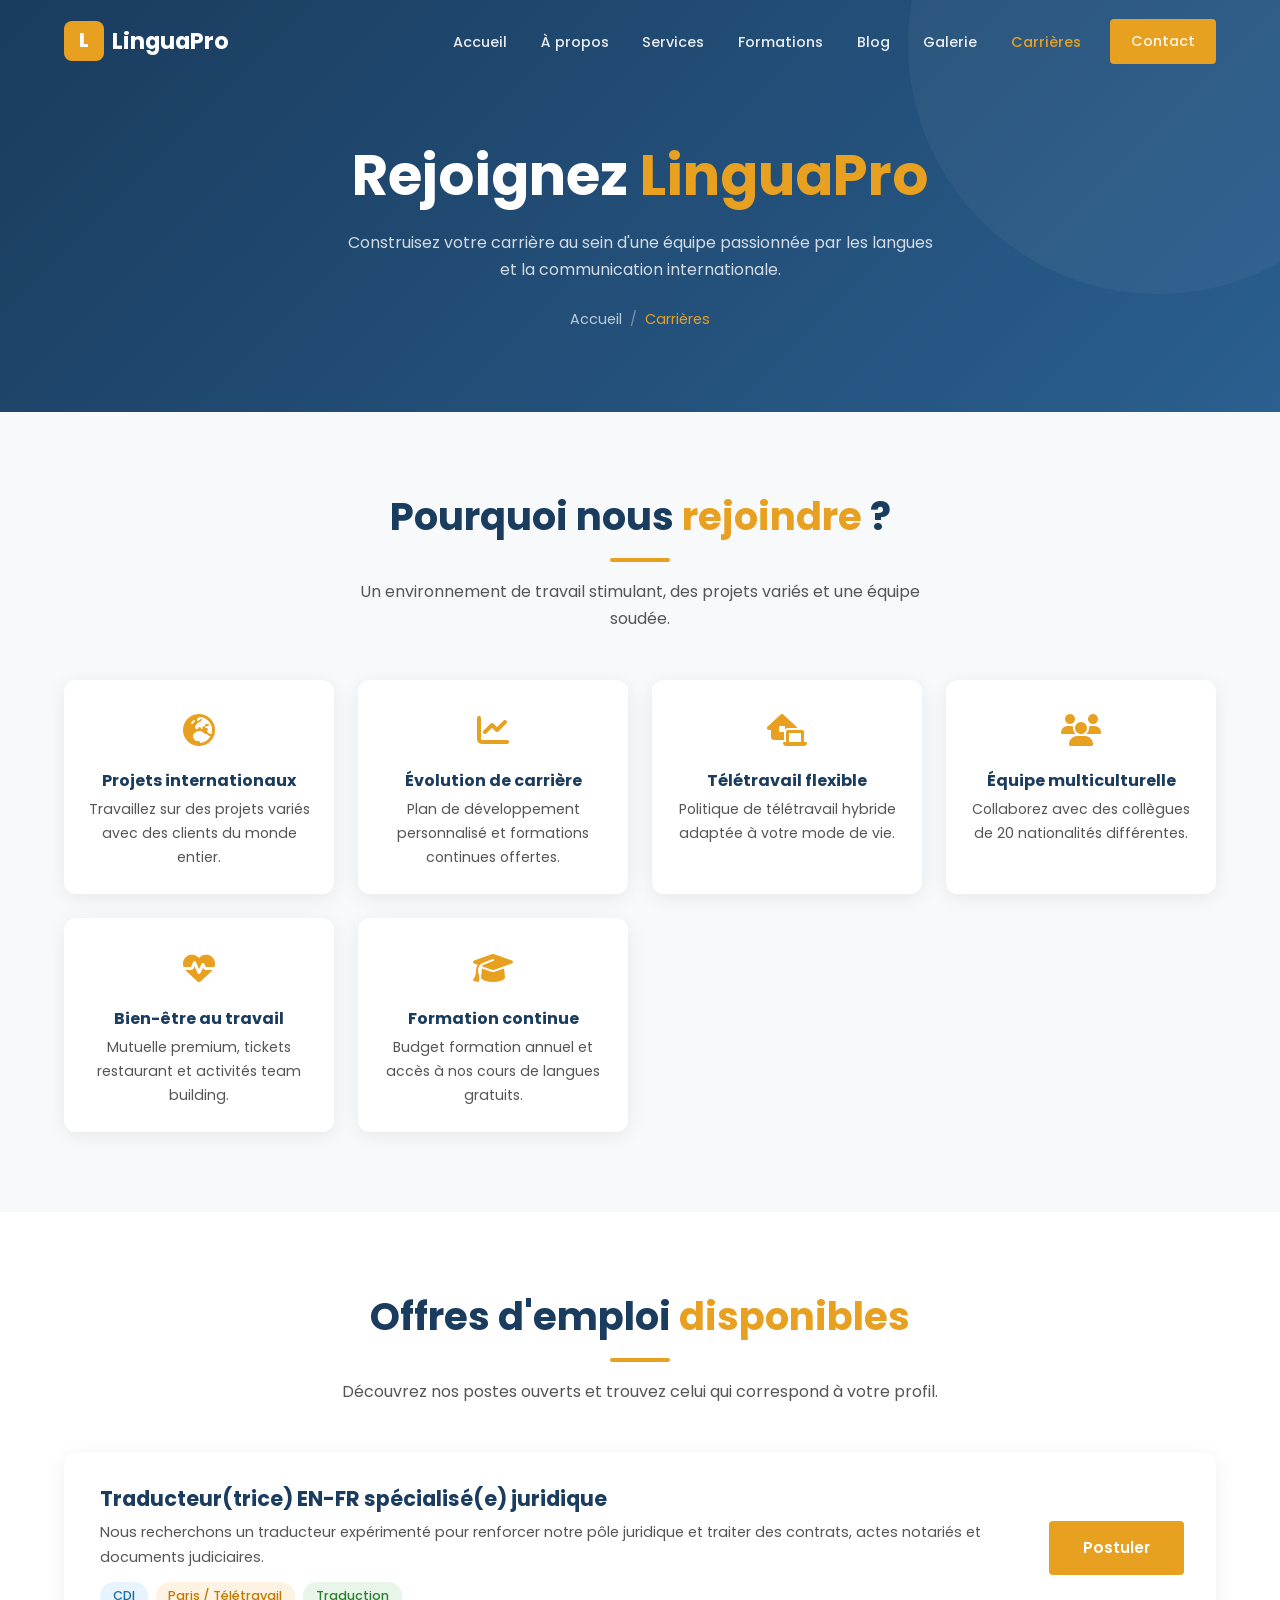
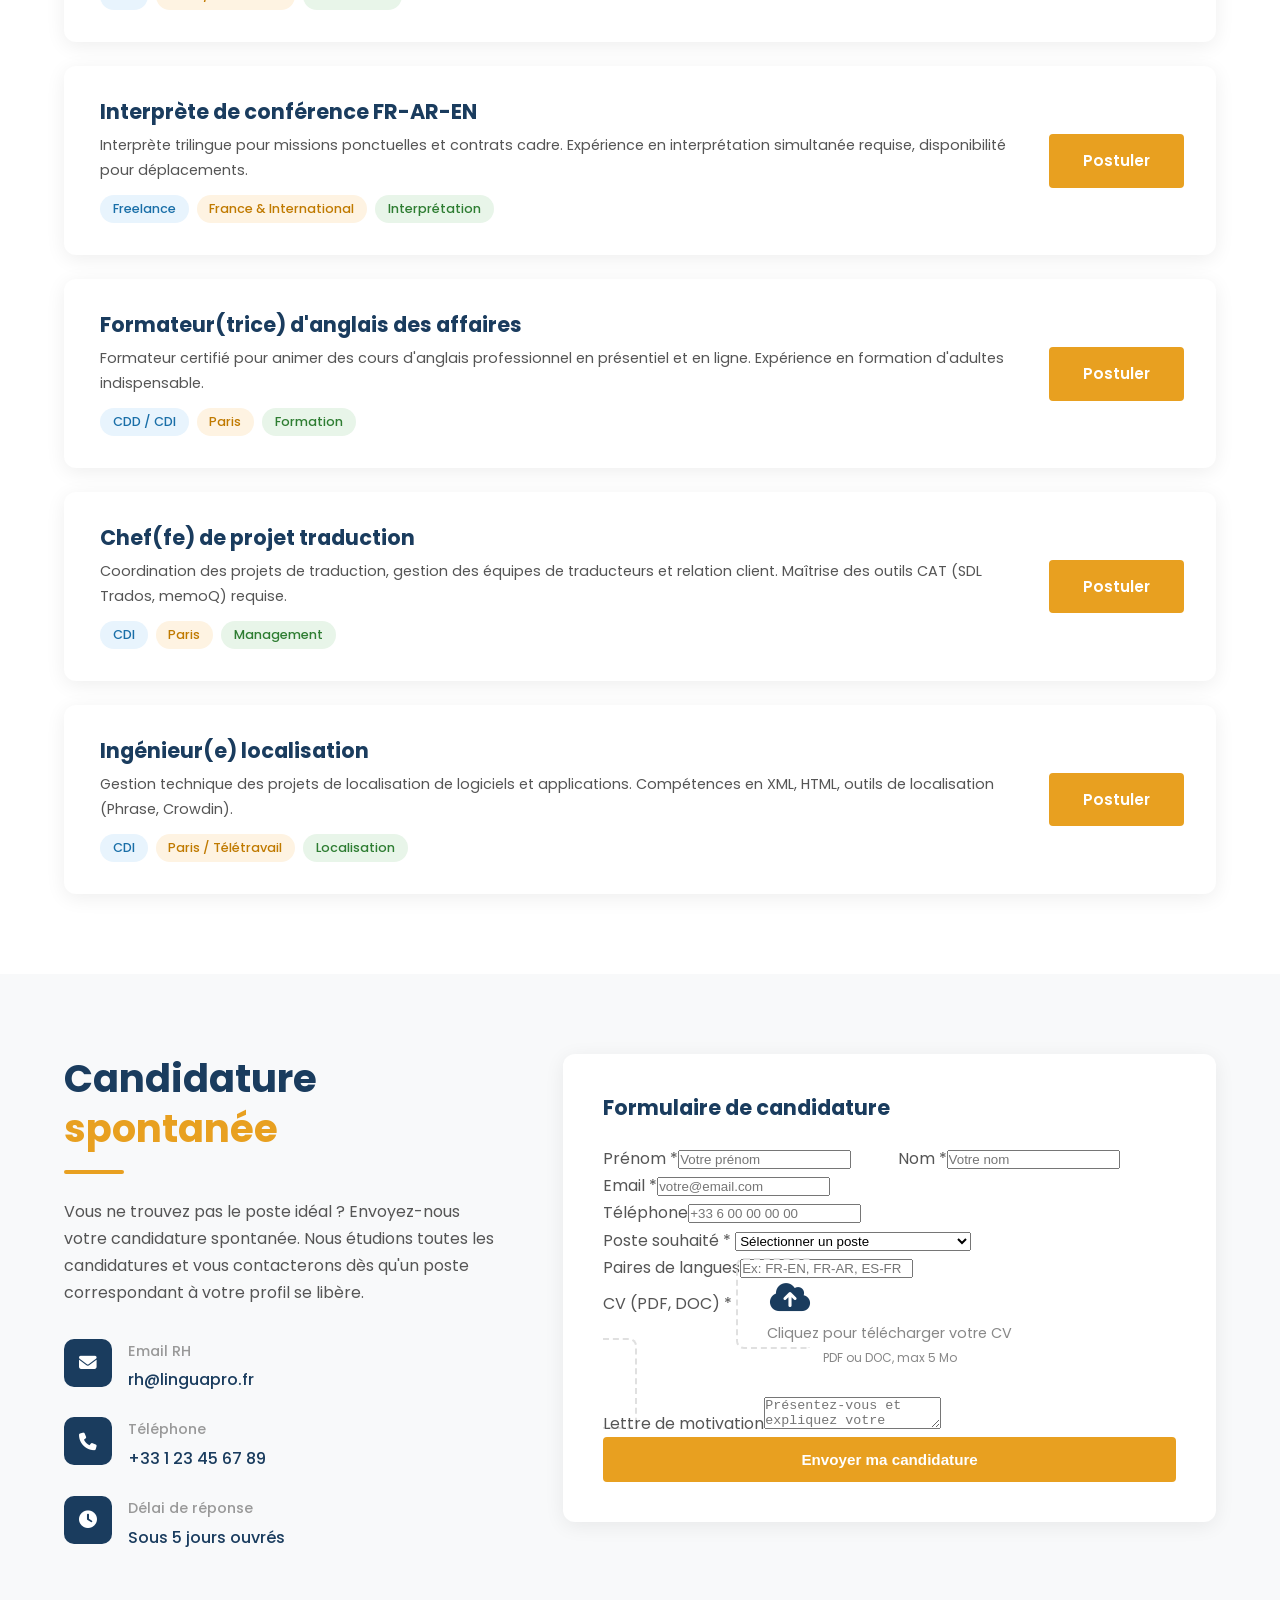
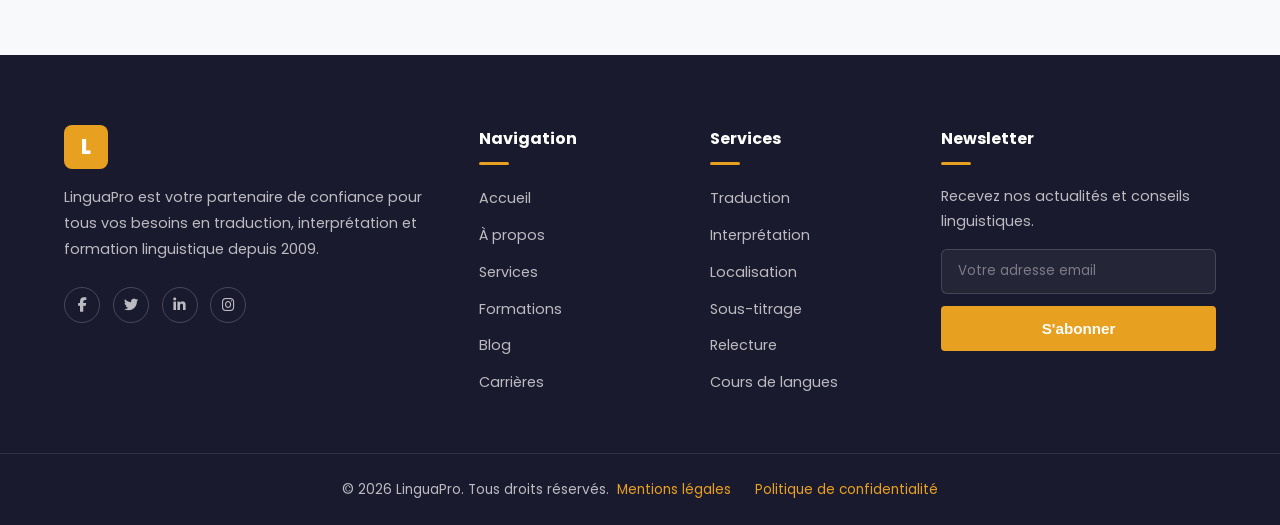
<file: careers.html>
<!DOCTYPE html>
<html lang="fr">
<head>
  <meta charset="UTF-8">
  <meta name="viewport" content="width=device-width, initial-scale=1.0">
  <meta name="description" content="Carrières LinguaPro - Rejoignez notre équipe de traducteurs, interprètes et formateurs linguistiques.">
  <title>Carrières - LinguaPro</title>
  <link rel="preconnect" href="https://fonts.googleapis.com">
  <link href="https://fonts.googleapis.com/css2?family=Poppins:wght@400;500;600;700;800&display=swap" rel="stylesheet">
  <link rel="stylesheet" href="https://cdnjs.cloudflare.com/ajax/libs/font-awesome/6.5.0/css/all.min.css">
  <link rel="stylesheet" href="css/style.css">
  <style>
    .perks-grid { display: grid; grid-template-columns: repeat(auto-fit, minmax(220px, 1fr)); gap: 1.5rem; }
    .perk-card { background: white; border-radius: 12px; padding: 1.5rem; text-align: center; box-shadow: 0 4px 20px rgba(0,0,0,0.07); }
    .perk-card .icon { font-size: 2rem; color: var(--accent); margin-bottom: 0.8rem; }
    .perk-card h4 { margin-bottom: 0.4rem; font-size: 1rem; }
    .perk-card p { font-size: 0.88rem; margin: 0; }
    .apply-form { background: white; border-radius: 12px; padding: 2.5rem; box-shadow: 0 4px 20px rgba(0,0,0,0.07); }
    .file-upload { border: 2px dashed var(--border); border-radius: 8px; padding: 2rem; text-align: center; cursor: pointer; transition: var(--transition); }
    .file-upload:hover { border-color: var(--primary); background: var(--light); }
    .file-upload i { font-size: 2rem; color: var(--primary); margin-bottom: 0.5rem; }
    .file-upload p { margin: 0; font-size: 0.9rem; color: #888; }
    .file-upload input[type="file"] { display: none; }
  </style>
</head>
<body>

<nav class="navbar scrolled">
  <div class="container">
    <a href="index.html" class="navbar-brand">
      <div class="logo-icon">L</div>
      <span>Lingua<strong>Pro</strong></span>
    </a>
    <ul class="nav-menu">
      <li><a href="index.html">Accueil</a></li>
      <li><a href="about.html">À propos</a></li>
      <li><a href="services.html">Services</a></li>
      <li><a href="courses.html">Formations</a></li>
      <li><a href="blog.html">Blog</a></li>
      <li><a href="gallery.html">Galerie</a></li>
      <li><a href="careers.html" class="active">Carrières</a></li>
      <li><a href="contact.html" class="btn btn-primary">Contact</a></li>
    </ul>
    <div class="nav-toggle"><span></span><span></span><span></span></div>
  </div>
</nav>

<div class="page-hero">
  <div class="container">
    <h1>Rejoignez <span class="text-accent">LinguaPro</span></h1>
    <p>Construisez votre carrière au sein d'une équipe passionnée par les langues et la communication internationale.</p>
    <nav class="breadcrumb" aria-label="Fil d'Ariane">
      <a href="index.html">Accueil</a><span>/</span><span class="current">Carrières</span>
    </nav>
  </div>
</div>

<!-- WHY JOIN US -->
<section class="section section-alt">
  <div class="container">
    <div class="section-title animate">
      <h2>Pourquoi nous <span class="text-accent">rejoindre</span> ?</h2>
      <div class="divider"></div>
      <p>Un environnement de travail stimulant, des projets variés et une équipe soudée.</p>
    </div>
    <div class="perks-grid">
      <div class="perk-card animate">
        <div class="icon"><i class="fas fa-globe-europe"></i></div>
        <h4>Projets internationaux</h4>
        <p>Travaillez sur des projets variés avec des clients du monde entier.</p>
      </div>
      <div class="perk-card animate">
        <div class="icon"><i class="fas fa-chart-line"></i></div>
        <h4>Évolution de carrière</h4>
        <p>Plan de développement personnalisé et formations continues offertes.</p>
      </div>
      <div class="perk-card animate">
        <div class="icon"><i class="fas fa-laptop-house"></i></div>
        <h4>Télétravail flexible</h4>
        <p>Politique de télétravail hybride adaptée à votre mode de vie.</p>
      </div>
      <div class="perk-card animate">
        <div class="icon"><i class="fas fa-users"></i></div>
        <h4>Équipe multiculturelle</h4>
        <p>Collaborez avec des collègues de 20 nationalités différentes.</p>
      </div>
      <div class="perk-card animate">
        <div class="icon"><i class="fas fa-heartbeat"></i></div>
        <h4>Bien-être au travail</h4>
        <p>Mutuelle premium, tickets restaurant et activités team building.</p>
      </div>
      <div class="perk-card animate">
        <div class="icon"><i class="fas fa-graduation-cap"></i></div>
        <h4>Formation continue</h4>
        <p>Budget formation annuel et accès à nos cours de langues gratuits.</p>
      </div>
    </div>
  </div>
</section>

<!-- JOB OFFERS -->
<section class="section">
  <div class="container">
    <div class="section-title animate">
      <h2>Offres d'emploi <span class="text-accent">disponibles</span></h2>
      <div class="divider"></div>
      <p>Découvrez nos postes ouverts et trouvez celui qui correspond à votre profil.</p>
    </div>
    <div class="job-list">
      <div class="job-card animate">
        <div class="job-info">
          <h3>Traducteur(trice) EN-FR spécialisé(e) juridique</h3>
          <p style="font-size:0.9rem;margin:0.5rem 0">Nous recherchons un traducteur expérimenté pour renforcer notre pôle juridique et traiter des contrats, actes notariés et documents judiciaires.</p>
          <div class="job-tags">
            <span class="job-tag type">CDI</span>
            <span class="job-tag location">Paris / Télétravail</span>
            <span class="job-tag dept">Traduction</span>
          </div>
        </div>
        <a href="#apply" class="btn btn-primary" style="white-space:nowrap">Postuler</a>
      </div>
      <div class="job-card animate">
        <div class="job-info">
          <h3>Interprète de conférence FR-AR-EN</h3>
          <p style="font-size:0.9rem;margin:0.5rem 0">Interprète trilingue pour missions ponctuelles et contrats cadre. Expérience en interprétation simultanée requise, disponibilité pour déplacements.</p>
          <div class="job-tags">
            <span class="job-tag type">Freelance</span>
            <span class="job-tag location">France & International</span>
            <span class="job-tag dept">Interprétation</span>
          </div>
        </div>
        <a href="#apply" class="btn btn-primary" style="white-space:nowrap">Postuler</a>
      </div>
      <div class="job-card animate">
        <div class="job-info">
          <h3>Formateur(trice) d'anglais des affaires</h3>
          <p style="font-size:0.9rem;margin:0.5rem 0">Formateur certifié pour animer des cours d'anglais professionnel en présentiel et en ligne. Expérience en formation d'adultes indispensable.</p>
          <div class="job-tags">
            <span class="job-tag type">CDD / CDI</span>
            <span class="job-tag location">Paris</span>
            <span class="job-tag dept">Formation</span>
          </div>
        </div>
        <a href="#apply" class="btn btn-primary" style="white-space:nowrap">Postuler</a>
      </div>
      <div class="job-card animate">
        <div class="job-info">
          <h3>Chef(fe) de projet traduction</h3>
          <p style="font-size:0.9rem;margin:0.5rem 0">Coordination des projets de traduction, gestion des équipes de traducteurs et relation client. Maîtrise des outils CAT (SDL Trados, memoQ) requise.</p>
          <div class="job-tags">
            <span class="job-tag type">CDI</span>
            <span class="job-tag location">Paris</span>
            <span class="job-tag dept">Management</span>
          </div>
        </div>
        <a href="#apply" class="btn btn-primary" style="white-space:nowrap">Postuler</a>
      </div>
      <div class="job-card animate">
        <div class="job-info">
          <h3>Ingénieur(e) localisation</h3>
          <p style="font-size:0.9rem;margin:0.5rem 0">Gestion technique des projets de localisation de logiciels et applications. Compétences en XML, HTML, outils de localisation (Phrase, Crowdin).</p>
          <div class="job-tags">
            <span class="job-tag type">CDI</span>
            <span class="job-tag location">Paris / Télétravail</span>
            <span class="job-tag dept">Localisation</span>
          </div>
        </div>
        <a href="#apply" class="btn btn-primary" style="white-space:nowrap">Postuler</a>
      </div>
    </div>
  </div>
</section>

<!-- APPLICATION FORM -->
<section class="section section-alt" id="apply">
  <div class="container">
    <div style="display:grid;grid-template-columns:1fr 1.5fr;gap:4rem;align-items:start">
      <div class="animate">
        <h2>Candidature <span class="text-accent">spontanée</span></h2>
        <div style="width:60px;height:4px;background:var(--accent);border-radius:2px;margin:1rem 0 1.5rem"></div>
        <p>Vous ne trouvez pas le poste idéal ? Envoyez-nous votre candidature spontanée. Nous étudions toutes les candidatures et vous contacterons dès qu'un poste correspondant à votre profil se libère.</p>
        <div style="margin-top:2rem">
          <div class="contact-item"><div class="icon"><i class="fas fa-envelope"></i></div><div><h5>Email RH</h5><p>rh@linguapro.fr</p></div></div>
          <div class="contact-item"><div class="icon"><i class="fas fa-phone"></i></div><div><h5>Téléphone</h5><p>+33 1 23 45 67 89</p></div></div>
          <div class="contact-item"><div class="icon"><i class="fas fa-clock"></i></div><div><h5>Délai de réponse</h5><p>Sous 5 jours ouvrés</p></div></div>
        </div>
      </div>
      <div class="apply-form animate">
        <h3>Formulaire de candidature</h3>
        <form data-form="application" style="margin-top:1.5rem">
          <div class="form-row">
            <div class="form-group"><label for="app-firstname">Prénom *</label><input type="text" id="app-firstname" required placeholder="Votre prénom"></div>
            <div class="form-group"><label for="app-lastname">Nom *</label><input type="text" id="app-lastname" required placeholder="Votre nom"></div>
          </div>
          <div class="form-group"><label for="app-email">Email *</label><input type="email" id="app-email" required placeholder="votre@email.com"></div>
          <div class="form-group"><label for="app-phone">Téléphone</label><input type="tel" id="app-phone" placeholder="+33 6 00 00 00 00"></div>
          <div class="form-group"><label for="app-position">Poste souhaité *</label>
            <select id="app-position" required>
              <option value="">Sélectionner un poste</option>
              <option>Traducteur(trice) juridique EN-FR</option>
              <option>Interprète de conférence FR-AR-EN</option>
              <option>Formateur(trice) anglais des affaires</option>
              <option>Chef(fe) de projet traduction</option>
              <option>Ingénieur(e) localisation</option>
              <option>Candidature spontanée</option>
            </select>
          </div>
          <div class="form-group"><label for="app-languages">Paires de langues</label><input type="text" id="app-languages" placeholder="Ex: FR-EN, FR-AR, ES-FR"></div>
          <div class="form-group">
            <label>CV (PDF, DOC) *</label>
            <label class="file-upload" for="app-cv">
              <i class="fas fa-cloud-upload-alt"></i>
              <p>Cliquez pour télécharger votre CV<br><small>PDF ou DOC, max 5 Mo</small></p>
              <input type="file" id="app-cv" accept=".pdf,.doc,.docx" required>
            </label>
          </div>
          <div class="form-group"><label for="app-letter">Lettre de motivation</label><textarea id="app-letter" placeholder="Présentez-vous et expliquez votre motivation..."></textarea></div>
          <button type="submit" class="btn btn-primary" style="width:100%">Envoyer ma candidature</button>
        </form>
      </div>
    </div>
  </div>
</section>

<footer class="footer">
  <div class="container">
    <div class="footer-grid">
      <div class="footer-brand"><div class="logo-icon">L</div><p>LinguaPro est votre partenaire de confiance pour tous vos besoins en traduction, interprétation et formation linguistique depuis 2009.</p><div class="social-links"><a href="#" aria-label="Facebook"><i class="fab fa-facebook-f"></i></a><a href="#" aria-label="Twitter"><i class="fab fa-twitter"></i></a><a href="#" aria-label="LinkedIn"><i class="fab fa-linkedin-in"></i></a><a href="#" aria-label="Instagram"><i class="fab fa-instagram"></i></a></div></div>
      <div class="footer-col"><h5>Navigation</h5><ul><li><a href="index.html">Accueil</a></li><li><a href="about.html">À propos</a></li><li><a href="services.html">Services</a></li><li><a href="courses.html">Formations</a></li><li><a href="blog.html">Blog</a></li><li><a href="careers.html">Carrières</a></li></ul></div>
      <div class="footer-col"><h5>Services</h5><ul><li><a href="services.html">Traduction</a></li><li><a href="services.html">Interprétation</a></li><li><a href="services.html">Localisation</a></li><li><a href="services.html">Sous-titrage</a></li><li><a href="services.html">Relecture</a></li><li><a href="courses.html">Cours de langues</a></li></ul></div>
      <div class="footer-col"><h5>Newsletter</h5><p style="font-size:0.9rem;margin-bottom:1rem">Recevez nos actualités et conseils linguistiques.</p><div class="footer-newsletter"><input type="email" placeholder="Votre adresse email"><button class="btn btn-primary" style="width:100%">S'abonner</button></div></div>
    </div>
  </div>
  <div class="footer-bottom"><div class="container" style="display:flex;justify-content:space-between;align-items:center;flex-wrap:wrap;gap:0.5rem"><p style="margin:0">&copy; 2026 LinguaPro. Tous droits réservés.</p><div style="display:flex;gap:1.5rem"><a href="legal.html">Mentions légales</a><a href="privacy.html">Politique de confidentialité</a></div></div></div>
</footer>

<script src="js/main.js"></script>
<script>
  // File upload label update
  document.getElementById('app-cv')?.addEventListener('change', function() {
    const label = this.closest('.file-upload').querySelector('p');
    if (this.files[0]) label.innerHTML = '<strong>' + this.files[0].name + '</strong><br><small>Fichier sélectionné</small>';
  });
</script>
</body>
</html>
</file>
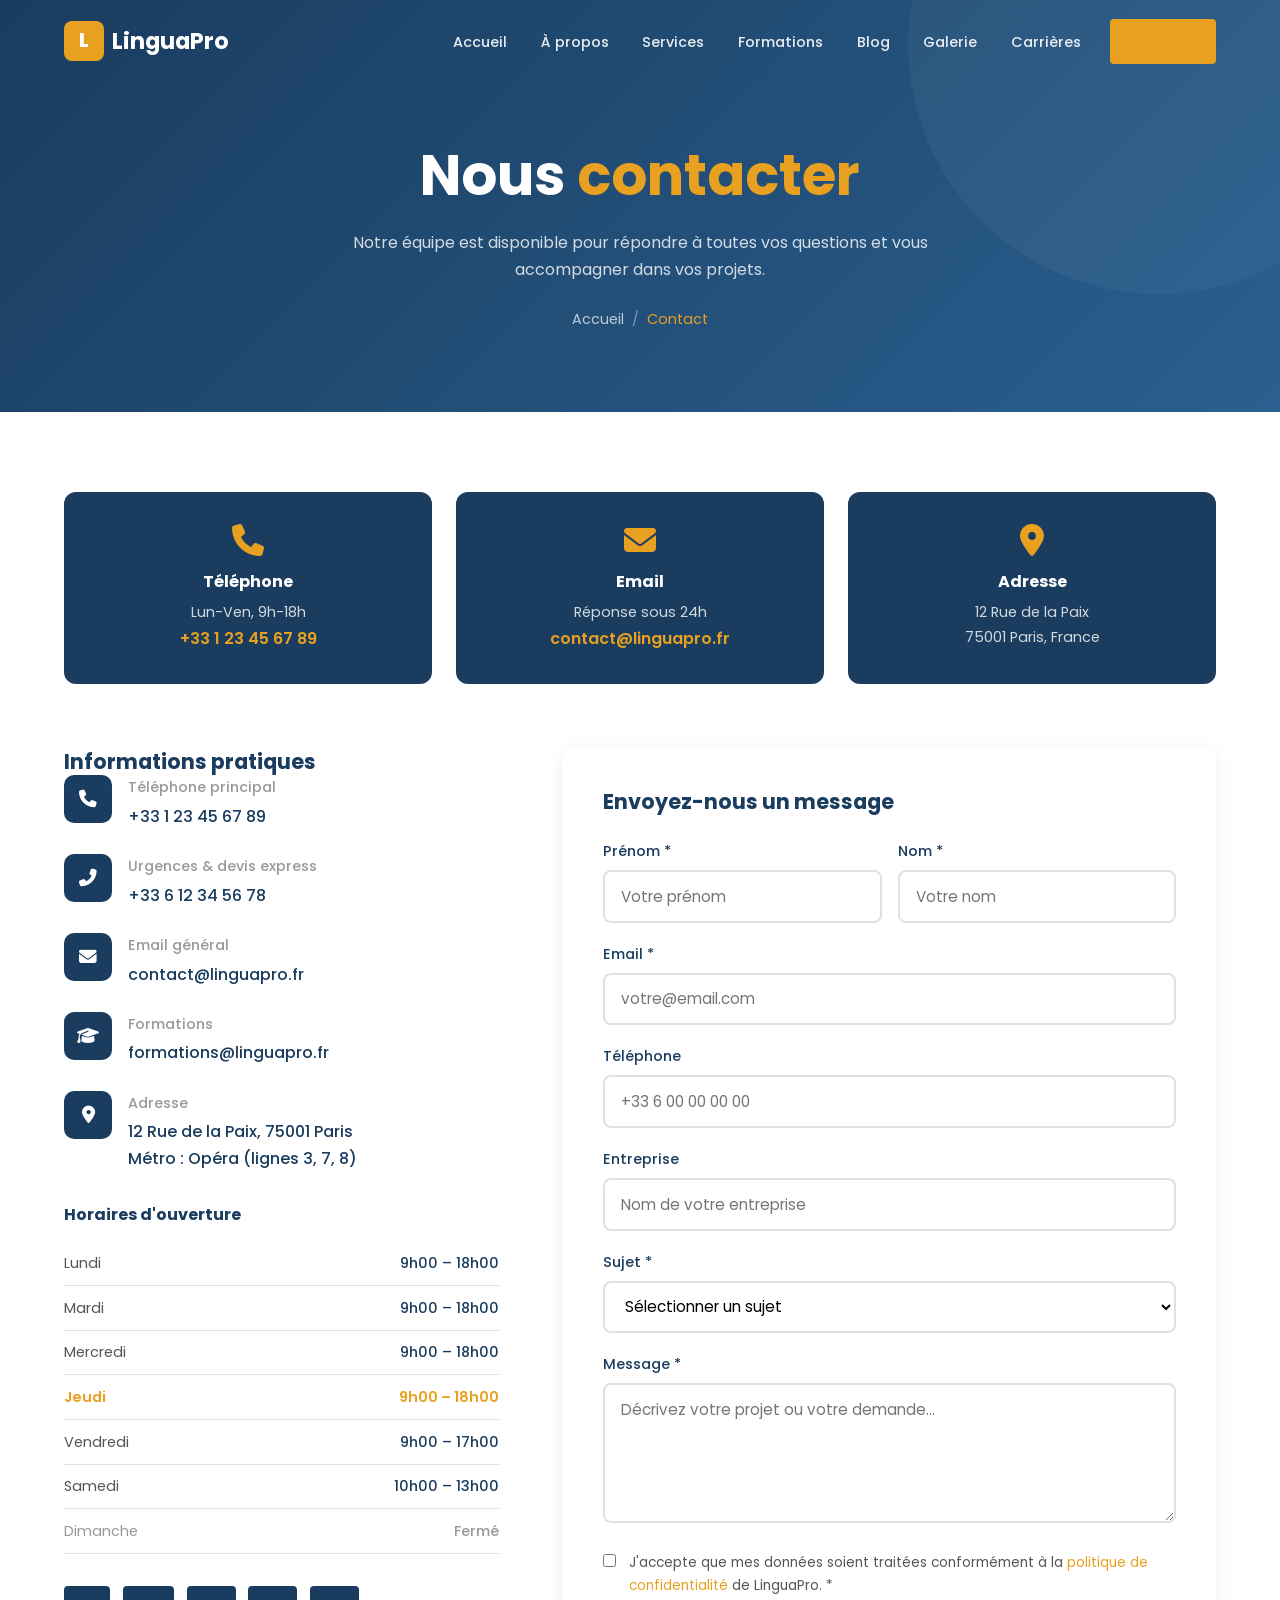
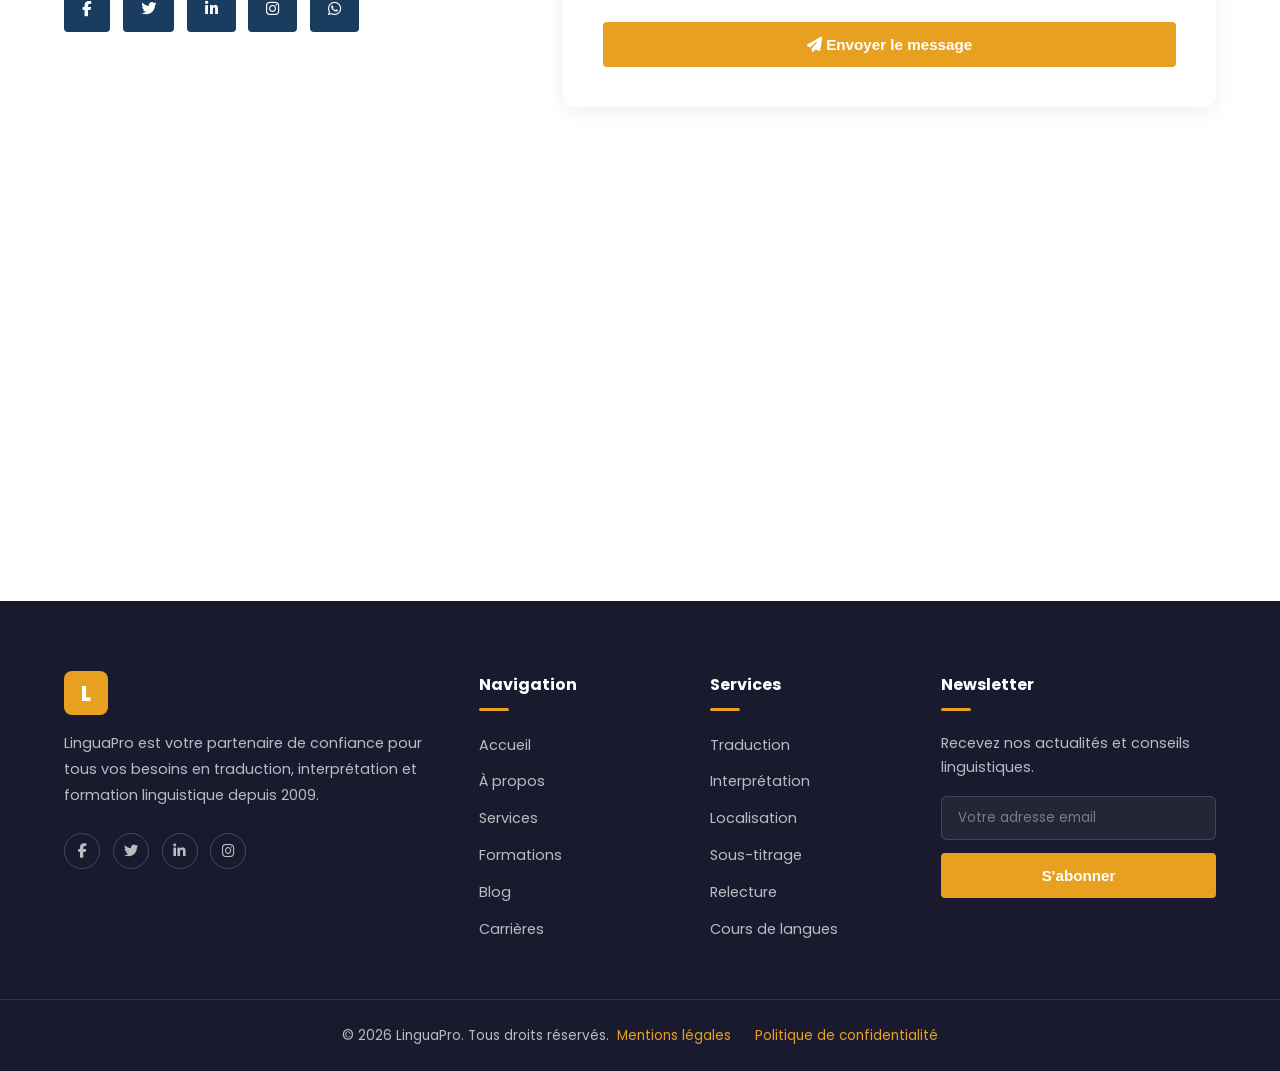
<file: contact.html>
<!DOCTYPE html>
<html lang="fr">
<head>
  <meta charset="UTF-8">
  <meta name="viewport" content="width=device-width, initial-scale=1.0">
  <meta name="description" content="Contactez LinguaPro - Formulaire de contact, coordonnées, horaires et localisation de notre agence.">
  <title>Contact - LinguaPro</title>
  <link rel="preconnect" href="https://fonts.googleapis.com">
  <link href="https://fonts.googleapis.com/css2?family=Poppins:wght@400;500;600;700;800&display=swap" rel="stylesheet">
  <link rel="stylesheet" href="https://cdnjs.cloudflare.com/ajax/libs/font-awesome/6.5.0/css/all.min.css">
  <link rel="stylesheet" href="css/style.css">
  <style>
    .hours-table { width: 100%; border-collapse: collapse; margin-top: 1rem; }
    .hours-table tr { border-bottom: 1px solid var(--border); }
    .hours-table td { padding: 0.6rem 0; font-size: 0.9rem; }
    .hours-table td:last-child { text-align: right; font-weight: 500; color: var(--primary); }
    .hours-table tr.today td { color: var(--accent); font-weight: 600; }
    .quick-contact { display: grid; grid-template-columns: repeat(3, 1fr); gap: 1.5rem; margin-bottom: 4rem; }
    .quick-card { background: var(--primary); color: white; border-radius: 12px; padding: 2rem; text-align: center; }
    .quick-card i { font-size: 2rem; color: var(--accent); margin-bottom: 1rem; }
    .quick-card h4 { color: white; margin-bottom: 0.5rem; }
    .quick-card p { color: rgba(255,255,255,0.8); margin: 0; font-size: 0.9rem; }
    .quick-card a { color: var(--accent); font-weight: 600; }
    @media (max-width: 768px) { .quick-contact { grid-template-columns: 1fr; } }
  </style>
</head>
<body>

<nav class="navbar scrolled">
  <div class="container">
    <a href="index.html" class="navbar-brand">
      <div class="logo-icon">L</div>
      <span>Lingua<strong>Pro</strong></span>
    </a>
    <ul class="nav-menu">
      <li><a href="index.html">Accueil</a></li>
      <li><a href="about.html">À propos</a></li>
      <li><a href="services.html">Services</a></li>
      <li><a href="courses.html">Formations</a></li>
      <li><a href="blog.html">Blog</a></li>
      <li><a href="gallery.html">Galerie</a></li>
      <li><a href="careers.html">Carrières</a></li>
      <li><a href="contact.html" class="btn btn-primary active">Contact</a></li>
    </ul>
    <div class="nav-toggle"><span></span><span></span><span></span></div>
  </div>
</nav>

<div class="page-hero">
  <div class="container">
    <h1>Nous <span class="text-accent">contacter</span></h1>
    <p>Notre équipe est disponible pour répondre à toutes vos questions et vous accompagner dans vos projets.</p>
    <nav class="breadcrumb" aria-label="Fil d'Ariane">
      <a href="index.html">Accueil</a><span>/</span><span class="current">Contact</span>
    </nav>
  </div>
</div>

<section class="section">
  <div class="container">
    <!-- QUICK CONTACT -->
    <div class="quick-contact animate">
      <div class="quick-card">
        <i class="fas fa-phone"></i>
        <h4>Téléphone</h4>
        <p>Lun-Ven, 9h-18h</p>
        <a href="tel:+33123456789">+33 1 23 45 67 89</a>
      </div>
      <div class="quick-card">
        <i class="fas fa-envelope"></i>
        <h4>Email</h4>
        <p>Réponse sous 24h</p>
        <a href="mailto:contact@linguapro.fr">contact@linguapro.fr</a>
      </div>
      <div class="quick-card">
        <i class="fas fa-map-marker-alt"></i>
        <h4>Adresse</h4>
        <p>12 Rue de la Paix<br>75001 Paris, France</p>
      </div>
    </div>

    <!-- CONTACT FORM + INFO -->
    <div class="contact-grid">
      <div class="animate">
        <h3>Informations pratiques</h3>
        <div class="contact-item">
          <div class="icon"><i class="fas fa-phone"></i></div>
          <div><h5>Téléphone principal</h5><p>+33 1 23 45 67 89</p></div>
        </div>
        <div class="contact-item">
          <div class="icon"><i class="fas fa-phone-alt"></i></div>
          <div><h5>Urgences & devis express</h5><p>+33 6 12 34 56 78</p></div>
        </div>
        <div class="contact-item">
          <div class="icon"><i class="fas fa-envelope"></i></div>
          <div><h5>Email général</h5><p>contact@linguapro.fr</p></div>
        </div>
        <div class="contact-item">
          <div class="icon"><i class="fas fa-graduation-cap"></i></div>
          <div><h5>Formations</h5><p>formations@linguapro.fr</p></div>
        </div>
        <div class="contact-item">
          <div class="icon"><i class="fas fa-map-marker-alt"></i></div>
          <div><h5>Adresse</h5><p>12 Rue de la Paix, 75001 Paris<br>Métro : Opéra (lignes 3, 7, 8)</p></div>
        </div>

        <h4 style="margin-top:2rem;margin-bottom:0.5rem">Horaires d'ouverture</h4>
        <table class="hours-table">
          <tr><td>Lundi</td><td>9h00 – 18h00</td></tr>
          <tr><td>Mardi</td><td>9h00 – 18h00</td></tr>
          <tr><td>Mercredi</td><td>9h00 – 18h00</td></tr>
          <tr class="today"><td>Jeudi</td><td>9h00 – 18h00</td></tr>
          <tr><td>Vendredi</td><td>9h00 – 17h00</td></tr>
          <tr><td>Samedi</td><td>10h00 – 13h00</td></tr>
          <tr><td style="color:#999">Dimanche</td><td style="color:#999">Fermé</td></tr>
        </table>

        <div style="display:flex;gap:0.8rem;margin-top:2rem">
          <a href="#" class="btn btn-dark" style="padding:0.5rem 1rem"><i class="fab fa-facebook-f"></i></a>
          <a href="#" class="btn btn-dark" style="padding:0.5rem 1rem"><i class="fab fa-twitter"></i></a>
          <a href="#" class="btn btn-dark" style="padding:0.5rem 1rem"><i class="fab fa-linkedin-in"></i></a>
          <a href="#" class="btn btn-dark" style="padding:0.5rem 1rem"><i class="fab fa-instagram"></i></a>
          <a href="#" class="btn btn-dark" style="padding:0.5rem 1rem"><i class="fab fa-whatsapp"></i></a>
        </div>
      </div>

      <div class="animate">
        <div class="contact-form" style="background:white;border-radius:12px;padding:2.5rem;box-shadow:0 4px 20px rgba(0,0,0,0.07)">
          <h3 style="margin-bottom:1.5rem">Envoyez-nous un message</h3>
          <form data-form="contact">
            <div class="form-row">
              <div class="form-group"><label for="c-firstname">Prénom *</label><input type="text" id="c-firstname" required placeholder="Votre prénom"></div>
              <div class="form-group"><label for="c-lastname">Nom *</label><input type="text" id="c-lastname" required placeholder="Votre nom"></div>
            </div>
            <div class="form-group"><label for="c-email">Email *</label><input type="email" id="c-email" required placeholder="votre@email.com"></div>
            <div class="form-group"><label for="c-phone">Téléphone</label><input type="tel" id="c-phone" placeholder="+33 6 00 00 00 00"></div>
            <div class="form-group"><label for="c-company">Entreprise</label><input type="text" id="c-company" placeholder="Nom de votre entreprise"></div>
            <div class="form-group"><label for="c-subject">Sujet *</label>
              <select id="c-subject" required>
                <option value="">Sélectionner un sujet</option>
                <option>Demande de devis traduction</option>
                <option>Demande de devis interprétation</option>
                <option>Inscription à une formation</option>
                <option>Partenariat</option>
                <option>Candidature</option>
                <option>Autre</option>
              </select>
            </div>
            <div class="form-group"><label for="c-message">Message *</label><textarea id="c-message" required placeholder="Décrivez votre projet ou votre demande..."></textarea></div>
            <div class="form-group" style="display:flex;align-items:flex-start;gap:0.8rem">
              <input type="checkbox" id="c-rgpd" required style="width:auto;margin-top:3px">
              <label for="c-rgpd" style="font-size:0.85rem;font-weight:400;color:var(--text)">J'accepte que mes données soient traitées conformément à la <a href="privacy.html" style="color:var(--accent)">politique de confidentialité</a> de LinguaPro. *</label>
            </div>
            <button type="submit" class="btn btn-primary" style="width:100%"><i class="fas fa-paper-plane"></i> Envoyer le message</button>
          </form>
        </div>
      </div>
    </div>

    <!-- MAP -->
    <div class="map-container animate" style="margin-top:4rem">
      <iframe
        src="https://www.google.com/maps/embed?pb=!1m18!1m12!1m3!1d2624.142047744348!2d2.3308!3d48.8698!2m3!1f0!2f0!3f0!3m2!1i1024!2i768!4f13.1!3m3!1m2!1s0x47e66e1f06e2b70f%3A0x40b82c3688c9460!2sPlace%20de%20l'Op%C3%A9ra%2C%2075009%20Paris!5e0!3m2!1sfr!2sfr!4v1680000000000"
        allowfullscreen=""
        loading="lazy"
        referrerpolicy="no-referrer-when-downgrade"
        title="Localisation LinguaPro - Paris Opéra">
      </iframe>
    </div>
  </div>
</section>

<footer class="footer">
  <div class="container">
    <div class="footer-grid">
      <div class="footer-brand"><div class="logo-icon">L</div><p>LinguaPro est votre partenaire de confiance pour tous vos besoins en traduction, interprétation et formation linguistique depuis 2009.</p><div class="social-links"><a href="#" aria-label="Facebook"><i class="fab fa-facebook-f"></i></a><a href="#" aria-label="Twitter"><i class="fab fa-twitter"></i></a><a href="#" aria-label="LinkedIn"><i class="fab fa-linkedin-in"></i></a><a href="#" aria-label="Instagram"><i class="fab fa-instagram"></i></a></div></div>
      <div class="footer-col"><h5>Navigation</h5><ul><li><a href="index.html">Accueil</a></li><li><a href="about.html">À propos</a></li><li><a href="services.html">Services</a></li><li><a href="courses.html">Formations</a></li><li><a href="blog.html">Blog</a></li><li><a href="careers.html">Carrières</a></li></ul></div>
      <div class="footer-col"><h5>Services</h5><ul><li><a href="services.html">Traduction</a></li><li><a href="services.html">Interprétation</a></li><li><a href="services.html">Localisation</a></li><li><a href="services.html">Sous-titrage</a></li><li><a href="services.html">Relecture</a></li><li><a href="courses.html">Cours de langues</a></li></ul></div>
      <div class="footer-col"><h5>Newsletter</h5><p style="font-size:0.9rem;margin-bottom:1rem">Recevez nos actualités et conseils linguistiques.</p><div class="footer-newsletter"><input type="email" placeholder="Votre adresse email"><button class="btn btn-primary" style="width:100%">S'abonner</button></div></div>
    </div>
  </div>
  <div class="footer-bottom"><div class="container" style="display:flex;justify-content:space-between;align-items:center;flex-wrap:wrap;gap:0.5rem"><p style="margin:0">&copy; 2026 LinguaPro. Tous droits réservés.</p><div style="display:flex;gap:1.5rem"><a href="legal.html">Mentions légales</a><a href="privacy.html">Politique de confidentialité</a></div></div></div>
</footer>

<script src="js/main.js"></script>
</body>
</html>
</file>
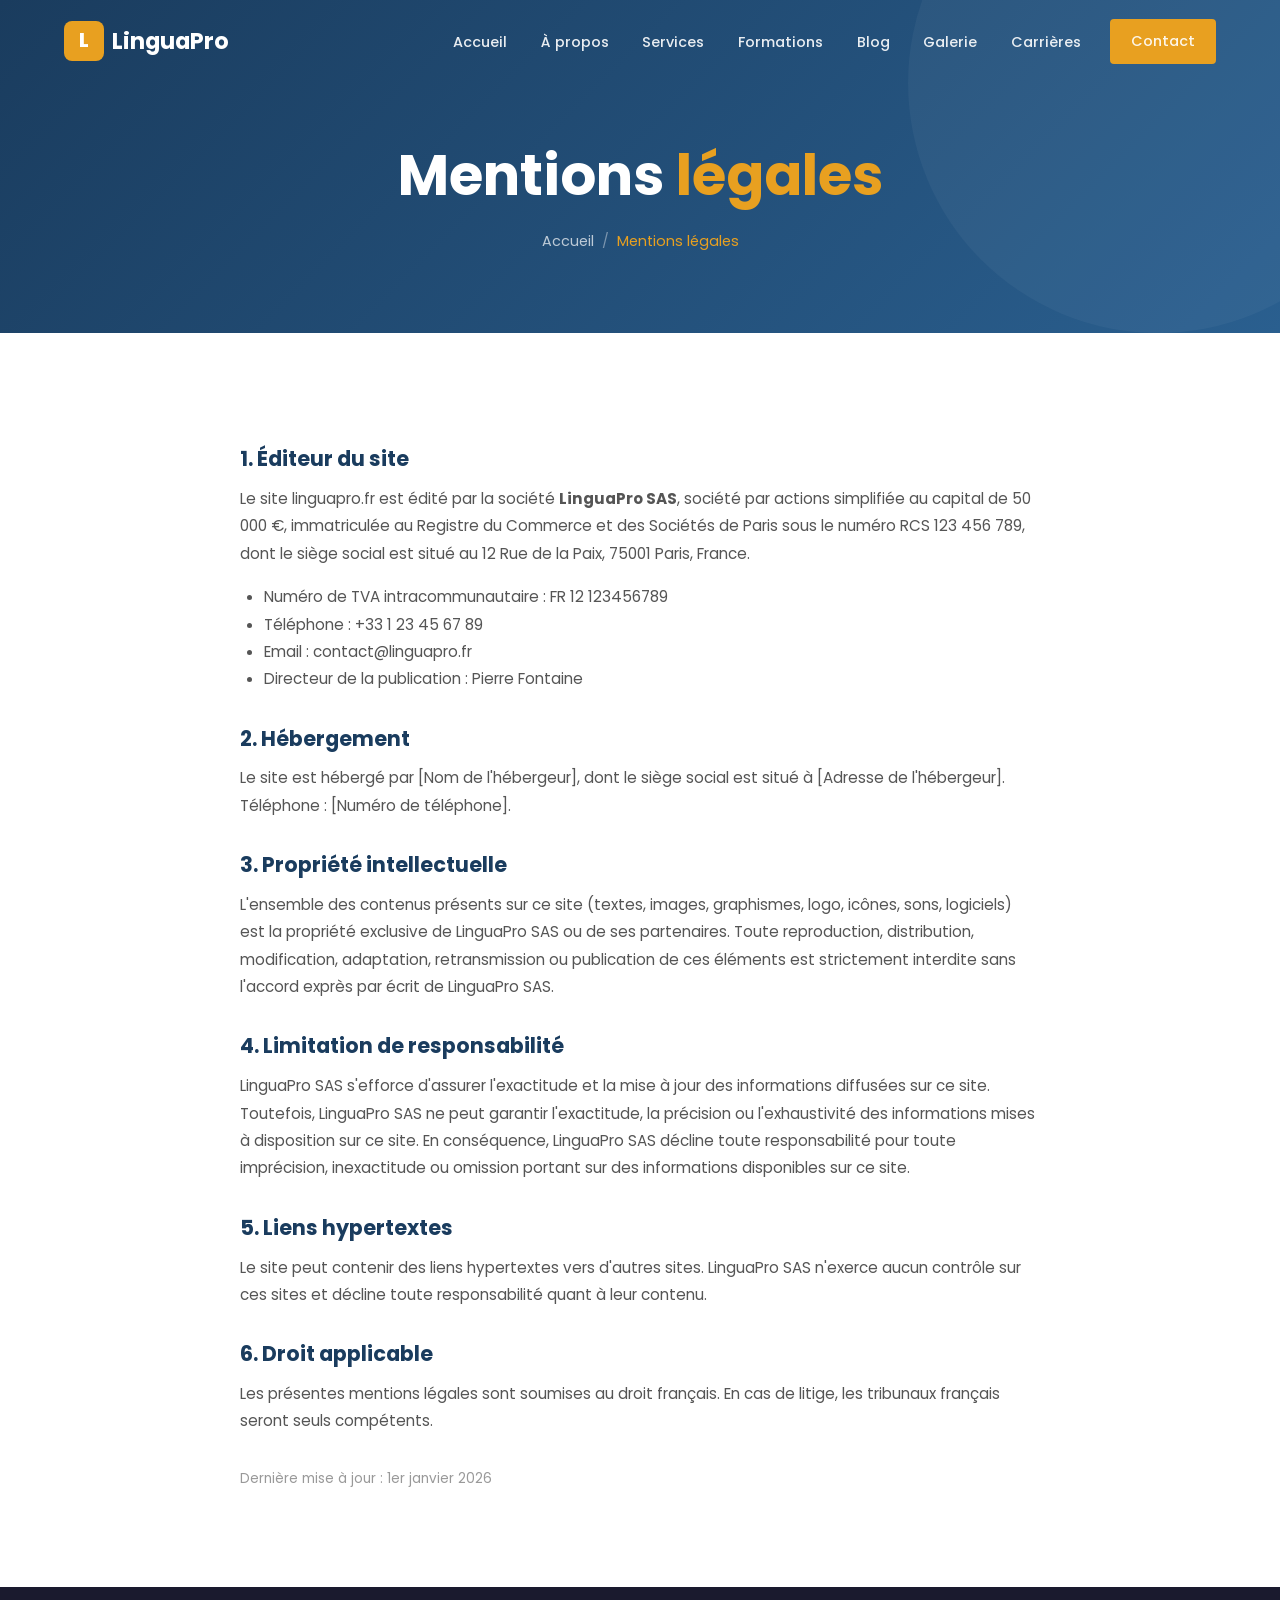
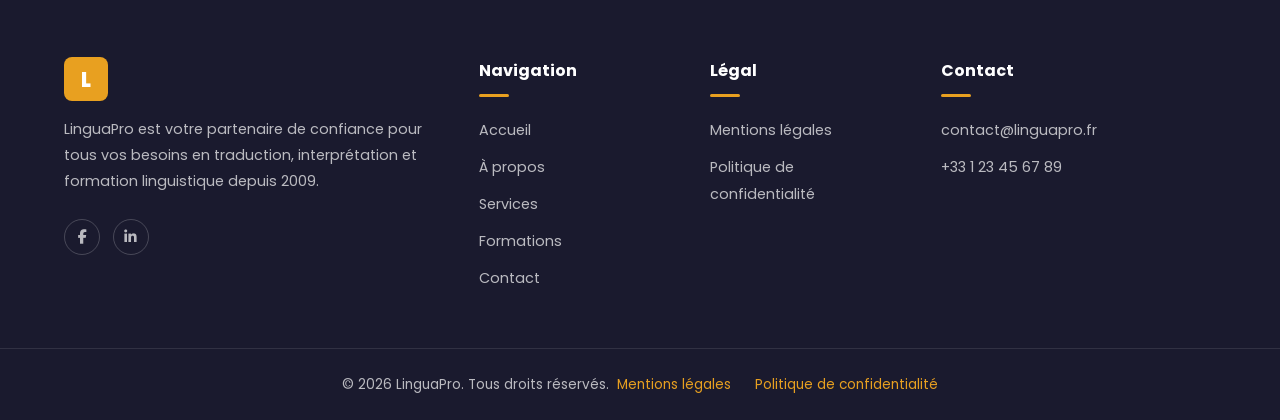
<file: legal.html>
<!DOCTYPE html>
<html lang="fr">
<head>
  <meta charset="UTF-8">
  <meta name="viewport" content="width=device-width, initial-scale=1.0">
  <title>Mentions légales - LinguaPro</title>
  <link rel="preconnect" href="https://fonts.googleapis.com">
  <link href="https://fonts.googleapis.com/css2?family=Poppins:wght@400;500;600;700;800&display=swap" rel="stylesheet">
  <link rel="stylesheet" href="https://cdnjs.cloudflare.com/ajax/libs/font-awesome/6.5.0/css/all.min.css">
  <link rel="stylesheet" href="css/style.css">
  <style>
    .legal-content { max-width: 800px; margin: 0 auto; }
    .legal-content h3 { margin: 2rem 0 0.8rem; color: var(--primary); }
    .legal-content p, .legal-content li { font-size: 0.95rem; line-height: 1.8; }
    .legal-content ul { padding-left: 1.5rem; list-style: disc; margin-bottom: 1rem; }
  </style>
</head>
<body>
<nav class="navbar scrolled">
  <div class="container">
    <a href="index.html" class="navbar-brand"><div class="logo-icon">L</div><span>Lingua<strong>Pro</strong></span></a>
    <ul class="nav-menu">
      <li><a href="index.html">Accueil</a></li><li><a href="about.html">À propos</a></li><li><a href="services.html">Services</a></li><li><a href="courses.html">Formations</a></li><li><a href="blog.html">Blog</a></li><li><a href="gallery.html">Galerie</a></li><li><a href="careers.html">Carrières</a></li><li><a href="contact.html" class="btn btn-primary">Contact</a></li>
    </ul>
    <div class="nav-toggle"><span></span><span></span><span></span></div>
  </div>
</nav>

<div class="page-hero">
  <div class="container">
    <h1>Mentions <span class="text-accent">légales</span></h1>
    <nav class="breadcrumb" aria-label="Fil d'Ariane"><a href="index.html">Accueil</a><span>/</span><span class="current">Mentions légales</span></nav>
  </div>
</div>

<section class="section">
  <div class="container">
    <div class="legal-content">
      <h3>1. Éditeur du site</h3>
      <p>Le site linguapro.fr est édité par la société <strong>LinguaPro SAS</strong>, société par actions simplifiée au capital de 50 000 €, immatriculée au Registre du Commerce et des Sociétés de Paris sous le numéro RCS 123 456 789, dont le siège social est situé au 12 Rue de la Paix, 75001 Paris, France.</p>
      <ul>
        <li>Numéro de TVA intracommunautaire : FR 12 123456789</li>
        <li>Téléphone : +33 1 23 45 67 89</li>
        <li>Email : contact@linguapro.fr</li>
        <li>Directeur de la publication : Pierre Fontaine</li>
      </ul>

      <h3>2. Hébergement</h3>
      <p>Le site est hébergé par [Nom de l'hébergeur], dont le siège social est situé à [Adresse de l'hébergeur]. Téléphone : [Numéro de téléphone].</p>

      <h3>3. Propriété intellectuelle</h3>
      <p>L'ensemble des contenus présents sur ce site (textes, images, graphismes, logo, icônes, sons, logiciels) est la propriété exclusive de LinguaPro SAS ou de ses partenaires. Toute reproduction, distribution, modification, adaptation, retransmission ou publication de ces éléments est strictement interdite sans l'accord exprès par écrit de LinguaPro SAS.</p>

      <h3>4. Limitation de responsabilité</h3>
      <p>LinguaPro SAS s'efforce d'assurer l'exactitude et la mise à jour des informations diffusées sur ce site. Toutefois, LinguaPro SAS ne peut garantir l'exactitude, la précision ou l'exhaustivité des informations mises à disposition sur ce site. En conséquence, LinguaPro SAS décline toute responsabilité pour toute imprécision, inexactitude ou omission portant sur des informations disponibles sur ce site.</p>

      <h3>5. Liens hypertextes</h3>
      <p>Le site peut contenir des liens hypertextes vers d'autres sites. LinguaPro SAS n'exerce aucun contrôle sur ces sites et décline toute responsabilité quant à leur contenu.</p>

      <h3>6. Droit applicable</h3>
      <p>Les présentes mentions légales sont soumises au droit français. En cas de litige, les tribunaux français seront seuls compétents.</p>

      <p style="margin-top:2rem;color:#999;font-size:0.85rem">Dernière mise à jour : 1er janvier 2026</p>
    </div>
  </div>
</section>

<footer class="footer">
  <div class="container">
    <div class="footer-grid">
      <div class="footer-brand"><div class="logo-icon">L</div><p>LinguaPro est votre partenaire de confiance pour tous vos besoins en traduction, interprétation et formation linguistique depuis 2009.</p><div class="social-links"><a href="#" aria-label="Facebook"><i class="fab fa-facebook-f"></i></a><a href="#" aria-label="LinkedIn"><i class="fab fa-linkedin-in"></i></a></div></div>
      <div class="footer-col"><h5>Navigation</h5><ul><li><a href="index.html">Accueil</a></li><li><a href="about.html">À propos</a></li><li><a href="services.html">Services</a></li><li><a href="courses.html">Formations</a></li><li><a href="contact.html">Contact</a></li></ul></div>
      <div class="footer-col"><h5>Légal</h5><ul><li><a href="legal.html">Mentions légales</a></li><li><a href="privacy.html">Politique de confidentialité</a></li></ul></div>
      <div class="footer-col"><h5>Contact</h5><ul><li><a href="mailto:contact@linguapro.fr">contact@linguapro.fr</a></li><li><a href="tel:+33123456789">+33 1 23 45 67 89</a></li></ul></div>
    </div>
  </div>
  <div class="footer-bottom"><div class="container" style="display:flex;justify-content:space-between;align-items:center;flex-wrap:wrap;gap:0.5rem"><p style="margin:0">&copy; 2026 LinguaPro. Tous droits réservés.</p><div style="display:flex;gap:1.5rem"><a href="legal.html">Mentions légales</a><a href="privacy.html">Politique de confidentialité</a></div></div></div>
</footer>
<script src="js/main.js"></script>
</body>
</html>
</file>
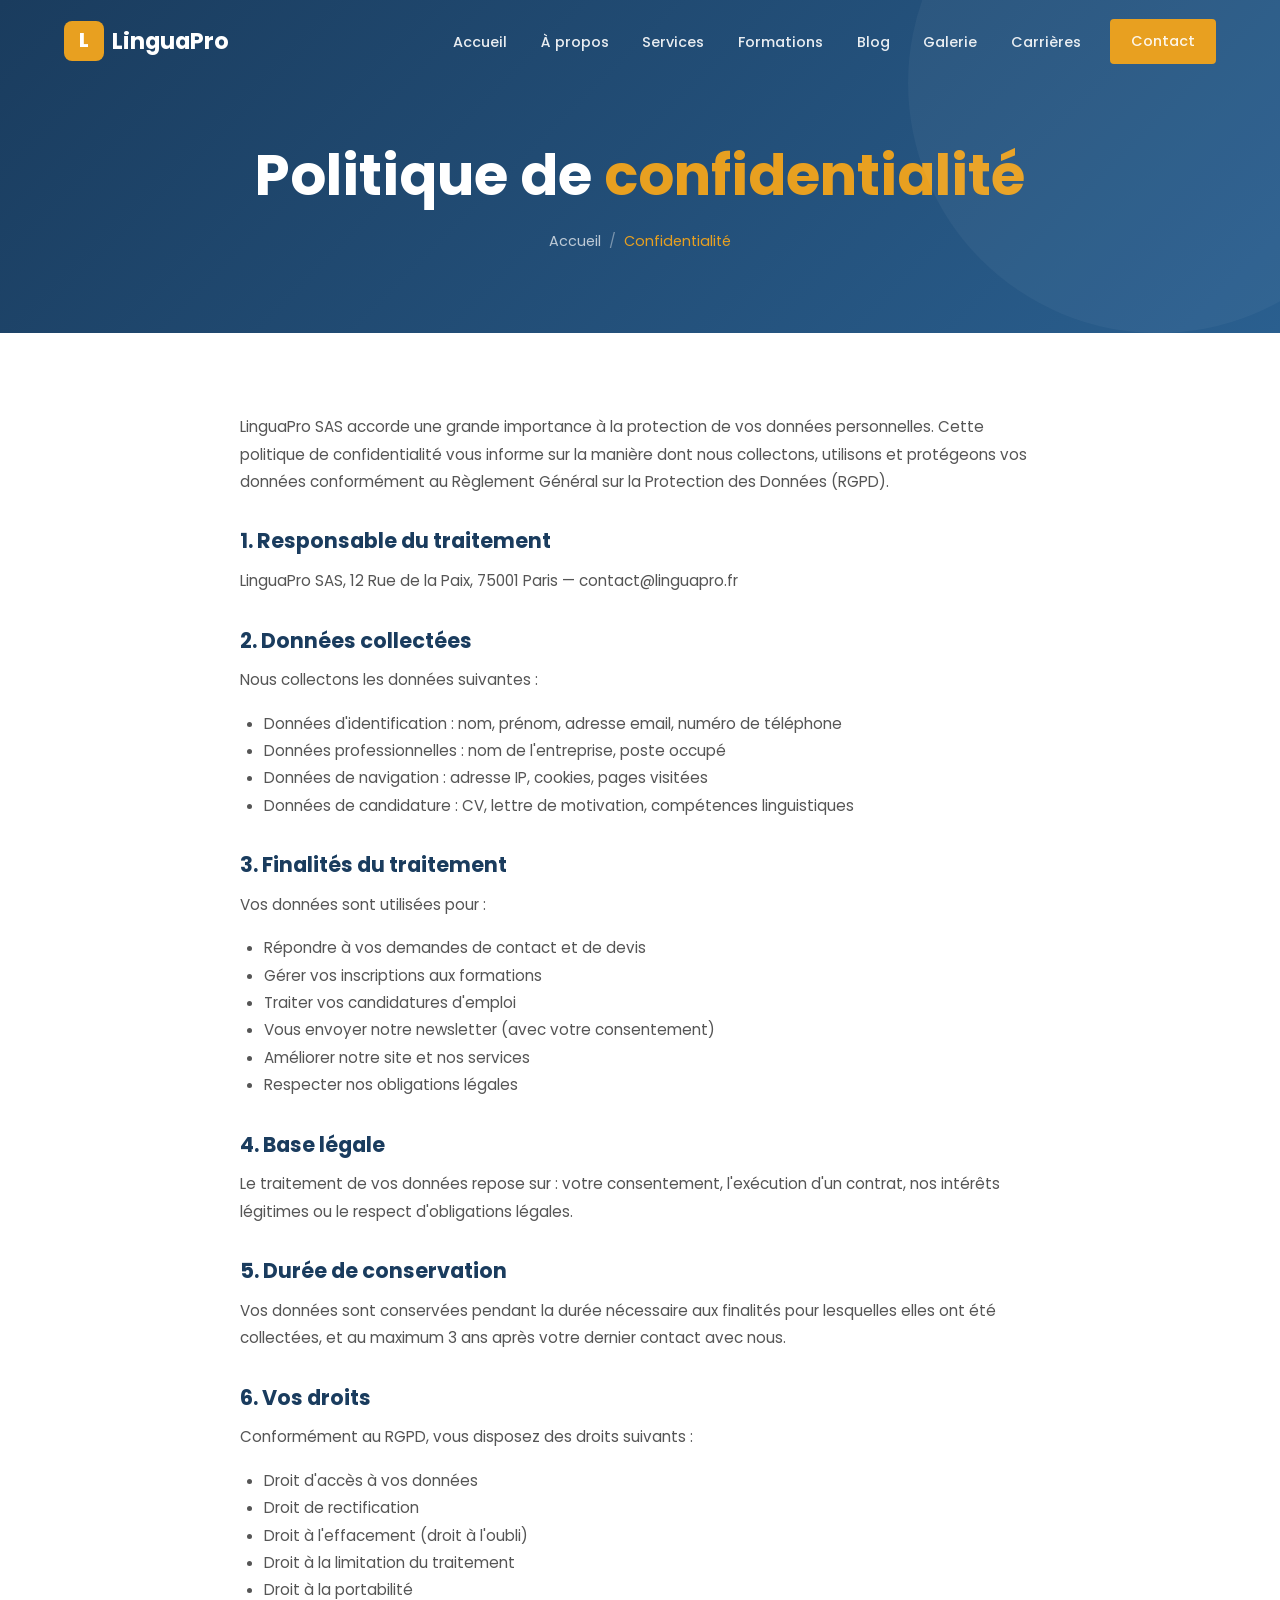
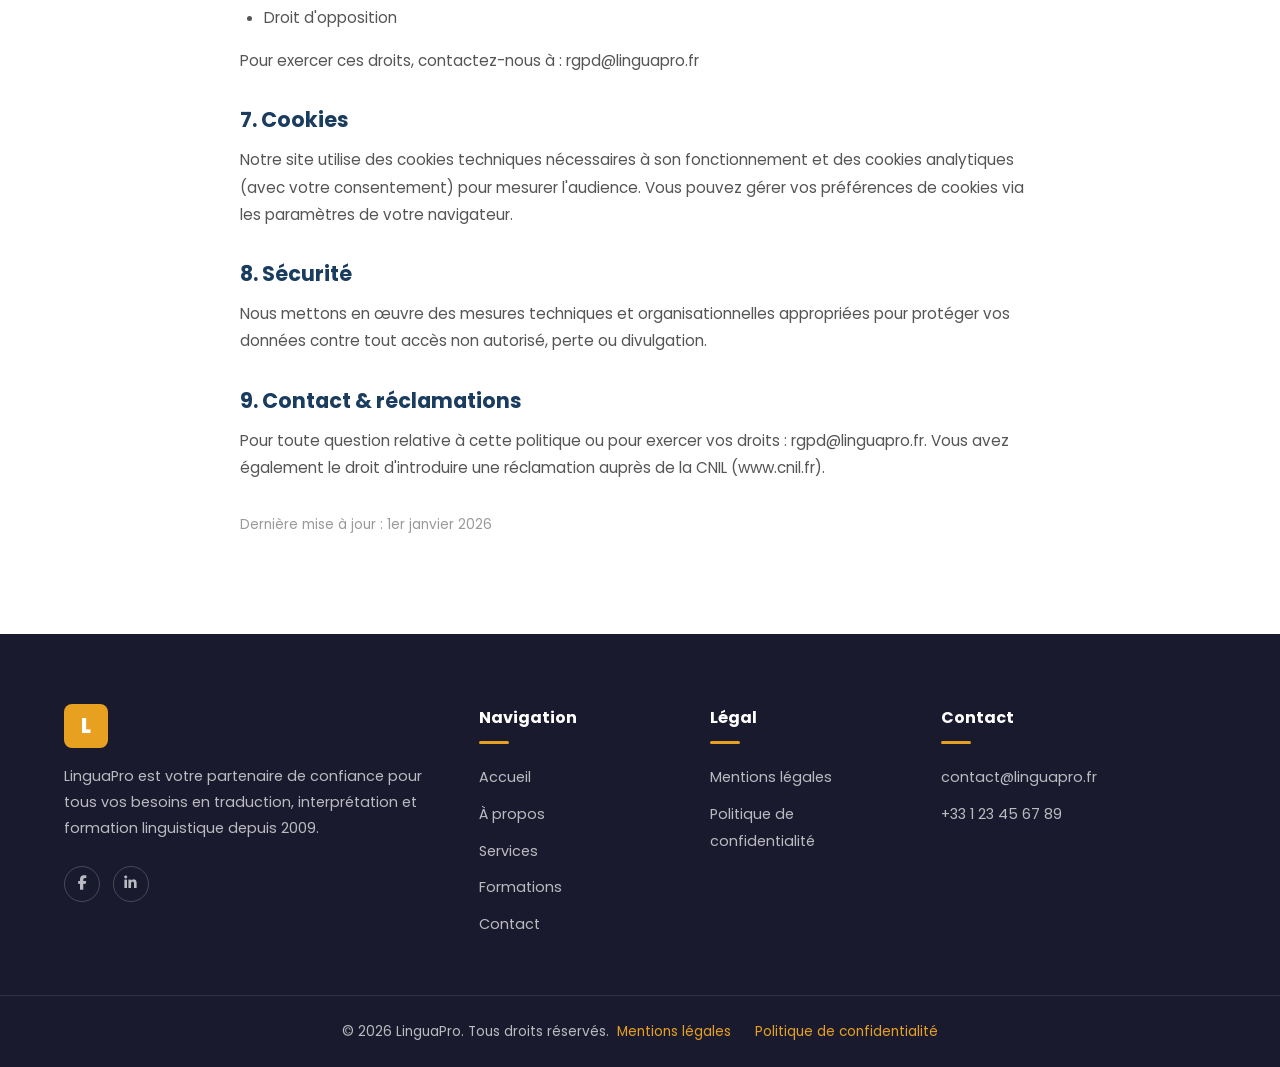
<file: privacy.html>
<!DOCTYPE html>
<html lang="fr">
<head>
  <meta charset="UTF-8">
  <meta name="viewport" content="width=device-width, initial-scale=1.0">
  <title>Politique de confidentialité - LinguaPro</title>
  <link rel="preconnect" href="https://fonts.googleapis.com">
  <link href="https://fonts.googleapis.com/css2?family=Poppins:wght@400;500;600;700;800&display=swap" rel="stylesheet">
  <link rel="stylesheet" href="https://cdnjs.cloudflare.com/ajax/libs/font-awesome/6.5.0/css/all.min.css">
  <link rel="stylesheet" href="css/style.css">
  <style>
    .legal-content { max-width: 800px; margin: 0 auto; }
    .legal-content h3 { margin: 2rem 0 0.8rem; color: var(--primary); }
    .legal-content p, .legal-content li { font-size: 0.95rem; line-height: 1.8; }
    .legal-content ul { padding-left: 1.5rem; list-style: disc; margin-bottom: 1rem; }
  </style>
</head>
<body>
<nav class="navbar scrolled">
  <div class="container">
    <a href="index.html" class="navbar-brand"><div class="logo-icon">L</div><span>Lingua<strong>Pro</strong></span></a>
    <ul class="nav-menu">
      <li><a href="index.html">Accueil</a></li><li><a href="about.html">À propos</a></li><li><a href="services.html">Services</a></li><li><a href="courses.html">Formations</a></li><li><a href="blog.html">Blog</a></li><li><a href="gallery.html">Galerie</a></li><li><a href="careers.html">Carrières</a></li><li><a href="contact.html" class="btn btn-primary">Contact</a></li>
    </ul>
    <div class="nav-toggle"><span></span><span></span><span></span></div>
  </div>
</nav>

<div class="page-hero">
  <div class="container">
    <h1>Politique de <span class="text-accent">confidentialité</span></h1>
    <nav class="breadcrumb" aria-label="Fil d'Ariane"><a href="index.html">Accueil</a><span>/</span><span class="current">Confidentialité</span></nav>
  </div>
</div>

<section class="section">
  <div class="container">
    <div class="legal-content">
      <p>LinguaPro SAS accorde une grande importance à la protection de vos données personnelles. Cette politique de confidentialité vous informe sur la manière dont nous collectons, utilisons et protégeons vos données conformément au Règlement Général sur la Protection des Données (RGPD).</p>

      <h3>1. Responsable du traitement</h3>
      <p>LinguaPro SAS, 12 Rue de la Paix, 75001 Paris — contact@linguapro.fr</p>

      <h3>2. Données collectées</h3>
      <p>Nous collectons les données suivantes :</p>
      <ul>
        <li>Données d'identification : nom, prénom, adresse email, numéro de téléphone</li>
        <li>Données professionnelles : nom de l'entreprise, poste occupé</li>
        <li>Données de navigation : adresse IP, cookies, pages visitées</li>
        <li>Données de candidature : CV, lettre de motivation, compétences linguistiques</li>
      </ul>

      <h3>3. Finalités du traitement</h3>
      <p>Vos données sont utilisées pour :</p>
      <ul>
        <li>Répondre à vos demandes de contact et de devis</li>
        <li>Gérer vos inscriptions aux formations</li>
        <li>Traiter vos candidatures d'emploi</li>
        <li>Vous envoyer notre newsletter (avec votre consentement)</li>
        <li>Améliorer notre site et nos services</li>
        <li>Respecter nos obligations légales</li>
      </ul>

      <h3>4. Base légale</h3>
      <p>Le traitement de vos données repose sur : votre consentement, l'exécution d'un contrat, nos intérêts légitimes ou le respect d'obligations légales.</p>

      <h3>5. Durée de conservation</h3>
      <p>Vos données sont conservées pendant la durée nécessaire aux finalités pour lesquelles elles ont été collectées, et au maximum 3 ans après votre dernier contact avec nous.</p>

      <h3>6. Vos droits</h3>
      <p>Conformément au RGPD, vous disposez des droits suivants :</p>
      <ul>
        <li>Droit d'accès à vos données</li>
        <li>Droit de rectification</li>
        <li>Droit à l'effacement (droit à l'oubli)</li>
        <li>Droit à la limitation du traitement</li>
        <li>Droit à la portabilité</li>
        <li>Droit d'opposition</li>
      </ul>
      <p>Pour exercer ces droits, contactez-nous à : rgpd@linguapro.fr</p>

      <h3>7. Cookies</h3>
      <p>Notre site utilise des cookies techniques nécessaires à son fonctionnement et des cookies analytiques (avec votre consentement) pour mesurer l'audience. Vous pouvez gérer vos préférences de cookies via les paramètres de votre navigateur.</p>

      <h3>8. Sécurité</h3>
      <p>Nous mettons en œuvre des mesures techniques et organisationnelles appropriées pour protéger vos données contre tout accès non autorisé, perte ou divulgation.</p>

      <h3>9. Contact & réclamations</h3>
      <p>Pour toute question relative à cette politique ou pour exercer vos droits : rgpd@linguapro.fr. Vous avez également le droit d'introduire une réclamation auprès de la CNIL (www.cnil.fr).</p>

      <p style="margin-top:2rem;color:#999;font-size:0.85rem">Dernière mise à jour : 1er janvier 2026</p>
    </div>
  </div>
</section>

<footer class="footer">
  <div class="container">
    <div class="footer-grid">
      <div class="footer-brand"><div class="logo-icon">L</div><p>LinguaPro est votre partenaire de confiance pour tous vos besoins en traduction, interprétation et formation linguistique depuis 2009.</p><div class="social-links"><a href="#" aria-label="Facebook"><i class="fab fa-facebook-f"></i></a><a href="#" aria-label="LinkedIn"><i class="fab fa-linkedin-in"></i></a></div></div>
      <div class="footer-col"><h5>Navigation</h5><ul><li><a href="index.html">Accueil</a></li><li><a href="about.html">À propos</a></li><li><a href="services.html">Services</a></li><li><a href="courses.html">Formations</a></li><li><a href="contact.html">Contact</a></li></ul></div>
      <div class="footer-col"><h5>Légal</h5><ul><li><a href="legal.html">Mentions légales</a></li><li><a href="privacy.html">Politique de confidentialité</a></li></ul></div>
      <div class="footer-col"><h5>Contact</h5><ul><li><a href="mailto:contact@linguapro.fr">contact@linguapro.fr</a></li><li><a href="tel:+33123456789">+33 1 23 45 67 89</a></li></ul></div>
    </div>
  </div>
  <div class="footer-bottom"><div class="container" style="display:flex;justify-content:space-between;align-items:center;flex-wrap:wrap;gap:0.5rem"><p style="margin:0">&copy; 2026 LinguaPro. Tous droits réservés.</p><div style="display:flex;gap:1.5rem"><a href="legal.html">Mentions légales</a><a href="privacy.html">Politique de confidentialité</a></div></div></div>
</footer>
<script src="js/main.js"></script>
</body>
</html>
</file>
<file: css/style.css>
/* ===== ROOT VARIABLES ===== */
:root {
  --primary: #1a3c5e;
  --accent: #e8a020;
  --light: #f8f9fa;
  --dark: #1a1a2e;
  --text: #555;
  --white: #fff;
  --border: #e0e0e0;
  --font-main: 'Poppins', sans-serif;
  --transition: all 0.3s ease;
}

/* ===== RESET & BASE ===== */
*, *::before, *::after { box-sizing: border-box; margin: 0; padding: 0; }
html { scroll-behavior: smooth; }
body { font-family: var(--font-main); color: var(--text); background: var(--white); line-height: 1.7; }
a { text-decoration: none; color: inherit; transition: var(--transition); }
img { max-width: 100%; display: block; }
ul { list-style: none; }

/* ===== TYPOGRAPHY ===== */
h1, h2, h3, h4 { color: var(--primary); font-weight: 700; line-height: 1.3; }
h1 { font-size: clamp(2rem, 5vw, 3.5rem); }
h2 { font-size: clamp(1.6rem, 3vw, 2.4rem); }
h3 { font-size: 1.3rem; }
p { margin-bottom: 1rem; }

/* ===== UTILITIES ===== */
.container { max-width: 1200px; margin: 0 auto; padding: 0 1.5rem; }
.section { padding: 80px 0; }
.section-alt { background: var(--light); }
.section-title { text-align: center; margin-bottom: 3rem; }
.section-title h2 { margin-bottom: 0.5rem; }
.section-title p { color: var(--text); max-width: 600px; margin: 0 auto; }
.section-title .divider { width: 60px; height: 4px; background: var(--accent); margin: 1rem auto; border-radius: 2px; }
.text-accent { color: var(--accent); }
.text-center { text-align: center; }

/* ===== BUTTONS ===== */
.btn { display: inline-block; padding: 0.75rem 2rem; border-radius: 4px; font-weight: 600; font-size: 0.95rem; cursor: pointer; border: 2px solid transparent; transition: var(--transition); }
.btn-primary { background: var(--accent); color: var(--white); border-color: var(--accent); }
.btn-primary:hover { background: transparent; color: var(--accent); }
.btn-outline { background: transparent; color: var(--white); border-color: var(--white); }
.btn-outline:hover { background: var(--white); color: var(--primary); }
.btn-dark { background: var(--primary); color: var(--white); border-color: var(--primary); }
.btn-dark:hover { background: transparent; color: var(--primary); }

/* ===== NAVBAR ===== */
.navbar { position: fixed; top: 0; width: 100%; z-index: 1000; background: transparent; transition: var(--transition); padding: 1.2rem 0; }
.navbar.scrolled { background: var(--primary); padding: 0.8rem 0; box-shadow: 0 2px 20px rgba(0,0,0,0.15); }
.navbar .container { display: flex; align-items: center; justify-content: space-between; }
.navbar-brand { display: flex; align-items: center; gap: 0.5rem; }
.navbar-brand .logo-icon { width: 40px; height: 40px; background: var(--accent); border-radius: 8px; display: flex; align-items: center; justify-content: center; color: white; font-weight: 800; font-size: 1.2rem; }
.navbar-brand span { color: var(--white); font-size: 1.4rem; font-weight: 700; }
.nav-menu { display: flex; align-items: center; gap: 0.5rem; }
.nav-menu a { color: rgba(255,255,255,0.9); padding: 0.5rem 0.8rem; border-radius: 4px; font-size: 0.9rem; font-weight: 500; }
.nav-menu a:hover, .nav-menu a.active { color: var(--accent); }
.nav-menu .btn { margin-left: 0.5rem; padding: 0.5rem 1.2rem; }
.nav-toggle { display: none; flex-direction: column; gap: 5px; cursor: pointer; }
.nav-toggle span { width: 25px; height: 2px; background: white; transition: var(--transition); }

/* ===== HERO SLIDER ===== */
.hero { position: relative; height: 100vh; min-height: 600px; overflow: hidden; }
.hero-slide { position: absolute; inset: 0; opacity: 0; transition: opacity 0.8s ease; display: flex; align-items: center; }
.hero-slide.active { opacity: 1; }
.hero-slide .bg { position: absolute; inset: 0; background-size: cover; background-position: center; }
.hero-slide .overlay { position: absolute; inset: 0; background: linear-gradient(135deg, rgba(26,60,94,0.85) 0%, rgba(26,60,94,0.5) 100%); }
.hero-content { position: relative; z-index: 2; color: white; max-width: 700px; }
.hero-content .badge { display: inline-block; background: var(--accent); color: white; padding: 0.3rem 1rem; border-radius: 20px; font-size: 0.85rem; font-weight: 600; margin-bottom: 1.5rem; animation: fadeInUp 0.6s ease; }
.hero-content h1 { color: white; margin-bottom: 1.5rem; animation: fadeInUp 0.8s ease 0.2s both; }
.hero-content p { font-size: 1.1rem; opacity: 0.9; margin-bottom: 2rem; animation: fadeInUp 0.8s ease 0.4s both; }
.hero-content .hero-btns { display: flex; gap: 1rem; flex-wrap: wrap; animation: fadeInUp 0.8s ease 0.6s both; }
.hero-dots { position: absolute; bottom: 2rem; left: 50%; transform: translateX(-50%); display: flex; gap: 0.5rem; z-index: 10; }
.hero-dots span { width: 10px; height: 10px; border-radius: 50%; background: rgba(255,255,255,0.5); cursor: pointer; transition: var(--transition); }
.hero-dots span.active { background: var(--accent); transform: scale(1.3); }
.hero-arrow { position: absolute; top: 50%; transform: translateY(-50%); z-index: 10; background: rgba(255,255,255,0.2); border: none; color: white; width: 50px; height: 50px; border-radius: 50%; cursor: pointer; font-size: 1.2rem; transition: var(--transition); }
.hero-arrow:hover { background: var(--accent); }
.hero-arrow.prev { left: 1.5rem; }
.hero-arrow.next { right: 1.5rem; }

/* ===== STATS BAR ===== */
.stats-bar { background: var(--primary); padding: 2.5rem 0; }
.stats-bar .container { display: grid; grid-template-columns: repeat(4, 1fr); gap: 1rem; text-align: center; }
.stat-item h3 { font-size: 2.5rem; color: var(--accent); margin-bottom: 0.3rem; }
.stat-item p { color: rgba(255,255,255,0.8); font-size: 0.9rem; margin: 0; }

/* ===== SERVICES CARDS ===== */
.services-grid { display: grid; grid-template-columns: repeat(auto-fit, minmax(280px, 1fr)); gap: 2rem; }
.service-card { background: white; border-radius: 12px; padding: 2rem; box-shadow: 0 4px 20px rgba(0,0,0,0.07); transition: var(--transition); border-bottom: 4px solid transparent; }
.service-card:hover { transform: translateY(-8px); box-shadow: 0 12px 40px rgba(0,0,0,0.12); border-bottom-color: var(--accent); }
.service-card .icon { width: 64px; height: 64px; background: linear-gradient(135deg, var(--primary), #2a5f8f); border-radius: 12px; display: flex; align-items: center; justify-content: center; margin-bottom: 1.5rem; font-size: 1.6rem; color: white; }
.service-card h3 { margin-bottom: 0.8rem; }
.service-card p { font-size: 0.95rem; margin-bottom: 1.2rem; }
.service-card a { color: var(--accent); font-weight: 600; font-size: 0.9rem; }
.service-card a:hover { color: var(--primary); }

/* ===== ABOUT SECTION ===== */
.about-grid { display: grid; grid-template-columns: 1fr 1fr; gap: 4rem; align-items: center; }
.about-img { position: relative; }
.about-img img { border-radius: 12px; width: 100%; height: 450px; object-fit: cover; }
.about-img .exp-badge { position: absolute; bottom: -1.5rem; right: -1.5rem; background: var(--accent); color: white; padding: 1.5rem; border-radius: 12px; text-align: center; box-shadow: 0 8px 30px rgba(232,160,32,0.4); }
.about-img .exp-badge strong { display: block; font-size: 2.5rem; line-height: 1; }
.about-img .exp-badge span { font-size: 0.85rem; }
.about-content .lead { font-size: 1.1rem; color: var(--primary); font-weight: 500; margin-bottom: 1.5rem; }
.about-features { display: grid; grid-template-columns: 1fr 1fr; gap: 1rem; margin: 2rem 0; }
.about-feature { display: flex; align-items: flex-start; gap: 0.8rem; }
.about-feature .check { width: 24px; height: 24px; background: var(--accent); border-radius: 50%; display: flex; align-items: center; justify-content: center; color: white; font-size: 0.7rem; flex-shrink: 0; margin-top: 2px; }

/* ===== TEAM ===== */
.team-grid { display: grid; grid-template-columns: repeat(auto-fit, minmax(240px, 1fr)); gap: 2rem; }
.team-card { text-align: center; }
.team-card .photo { position: relative; overflow: hidden; border-radius: 12px; margin-bottom: 1.2rem; }
.team-card .photo img { width: 100%; height: 280px; object-fit: cover; transition: var(--transition); }
.team-card:hover .photo img { transform: scale(1.05); }
.team-card .photo .overlay { position: absolute; inset: 0; background: rgba(26,60,94,0.8); display: flex; align-items: center; justify-content: center; gap: 1rem; opacity: 0; transition: var(--transition); }
.team-card:hover .photo .overlay { opacity: 1; }
.team-card .photo .overlay a { color: white; font-size: 1.1rem; width: 36px; height: 36px; border: 2px solid white; border-radius: 50%; display: flex; align-items: center; justify-content: center; }
.team-card h4 { margin-bottom: 0.3rem; }
.team-card span { color: var(--accent); font-size: 0.9rem; }

/* ===== TESTIMONIALS ===== */
.testimonials { background: var(--primary); padding: 80px 0; }
.testimonials .section-title h2 { color: white; }
.testimonials .section-title p { color: rgba(255,255,255,0.7); }
.testimonials .divider { background: var(--accent); }
.testimonials-slider { position: relative; overflow: hidden; }
.testimonial-track { display: flex; transition: transform 0.5s ease; }
.testimonial-item { min-width: 100%; padding: 0 1rem; }
.testimonial-card { background: rgba(255,255,255,0.08); border-radius: 12px; padding: 2.5rem; max-width: 800px; margin: 0 auto; text-align: center; }
.testimonial-card .quote { font-size: 3rem; color: var(--accent); line-height: 1; margin-bottom: 1rem; }
.testimonial-card p { color: rgba(255,255,255,0.9); font-size: 1.05rem; font-style: italic; margin-bottom: 2rem; }
.testimonial-card .author { display: flex; align-items: center; justify-content: center; gap: 1rem; }
.testimonial-card .author img { width: 56px; height: 56px; border-radius: 50%; object-fit: cover; border: 3px solid var(--accent); }
.testimonial-card .author-info h5 { color: white; margin: 0; }
.testimonial-card .author-info span { color: var(--accent); font-size: 0.85rem; }
.testimonial-dots { display: flex; justify-content: center; gap: 0.5rem; margin-top: 2rem; }
.testimonial-dots span { width: 10px; height: 10px; border-radius: 50%; background: rgba(255,255,255,0.3); cursor: pointer; transition: var(--transition); }
.testimonial-dots span.active { background: var(--accent); }

/* ===== BLOG CARDS ===== */
.blog-grid { display: grid; grid-template-columns: repeat(auto-fit, minmax(320px, 1fr)); gap: 2rem; }
.blog-card { background: white; border-radius: 12px; overflow: hidden; box-shadow: 0 4px 20px rgba(0,0,0,0.07); transition: var(--transition); }
.blog-card:hover { transform: translateY(-6px); box-shadow: 0 12px 40px rgba(0,0,0,0.12); }
.blog-card .thumb { overflow: hidden; height: 220px; }
.blog-card .thumb img { width: 100%; height: 100%; object-fit: cover; transition: var(--transition); }
.blog-card:hover .thumb img { transform: scale(1.08); }
.blog-card .body { padding: 1.5rem; }
.blog-card .meta { display: flex; gap: 1rem; font-size: 0.82rem; color: #999; margin-bottom: 0.8rem; }
.blog-card .meta span { display: flex; align-items: center; gap: 0.3rem; }
.blog-card .category { display: inline-block; background: var(--accent); color: white; padding: 0.2rem 0.8rem; border-radius: 20px; font-size: 0.78rem; font-weight: 600; margin-bottom: 0.8rem; }
.blog-card h3 { font-size: 1.1rem; margin-bottom: 0.8rem; }
.blog-card h3 a:hover { color: var(--accent); }
.blog-card p { font-size: 0.9rem; margin-bottom: 1rem; }
.blog-card .read-more { color: var(--accent); font-weight: 600; font-size: 0.9rem; }

/* ===== GALLERY ===== */
.gallery-filter { display: flex; justify-content: center; gap: 0.5rem; flex-wrap: wrap; margin-bottom: 2.5rem; }
.gallery-filter button { padding: 0.5rem 1.2rem; border: 2px solid var(--border); background: transparent; border-radius: 25px; cursor: pointer; font-size: 0.9rem; transition: var(--transition); font-family: var(--font-main); }
.gallery-filter button.active, .gallery-filter button:hover { background: var(--primary); color: white; border-color: var(--primary); }
.gallery-grid { display: grid; grid-template-columns: repeat(auto-fill, minmax(280px, 1fr)); gap: 1.5rem; }
.gallery-item { position: relative; overflow: hidden; border-radius: 10px; aspect-ratio: 4/3; cursor: pointer; }
.gallery-item img { width: 100%; height: 100%; object-fit: cover; transition: var(--transition); }
.gallery-item:hover img { transform: scale(1.1); }
.gallery-item .overlay { position: absolute; inset: 0; background: rgba(26,60,94,0.7); display: flex; align-items: center; justify-content: center; opacity: 0; transition: var(--transition); }
.gallery-item:hover .overlay { opacity: 1; }
.gallery-item .overlay i { color: white; font-size: 2rem; }

/* ===== COURSES ===== */
.courses-grid { display: grid; grid-template-columns: repeat(auto-fit, minmax(300px, 1fr)); gap: 2rem; }
.course-card { background: white; border-radius: 12px; overflow: hidden; box-shadow: 0 4px 20px rgba(0,0,0,0.07); transition: var(--transition); }
.course-card:hover { transform: translateY(-6px); box-shadow: 0 12px 40px rgba(0,0,0,0.12); }
.course-card .thumb { height: 200px; overflow: hidden; position: relative; }
.course-card .thumb img { width: 100%; height: 100%; object-fit: cover; }
.course-card .level { position: absolute; top: 1rem; left: 1rem; background: var(--accent); color: white; padding: 0.25rem 0.8rem; border-radius: 20px; font-size: 0.8rem; font-weight: 600; }
.course-card .body { padding: 1.5rem; }
.course-card h3 { margin-bottom: 0.5rem; }
.course-card .course-meta { display: flex; gap: 1.5rem; font-size: 0.85rem; color: #888; margin: 1rem 0; }
.course-card .course-meta span { display: flex; align-items: center; gap: 0.3rem; }
.course-card .price { font-size: 1.4rem; font-weight: 700; color: var(--primary); }
.course-card .price small { font-size: 0.85rem; color: #999; font-weight: 400; }
.course-card .footer { display: flex; align-items: center; justify-content: space-between; padding: 1rem 1.5rem; border-top: 1px solid var(--border); }

/* ===== CAREERS ===== */
.job-list { display: flex; flex-direction: column; gap: 1.5rem; }
.job-card { background: white; border-radius: 12px; padding: 2rem; box-shadow: 0 4px 20px rgba(0,0,0,0.07); display: flex; align-items: center; justify-content: space-between; gap: 2rem; transition: var(--transition); border-left: 4px solid transparent; }
.job-card:hover { border-left-color: var(--accent); box-shadow: 0 8px 30px rgba(0,0,0,0.12); }
.job-info h3 { margin-bottom: 0.5rem; }
.job-tags { display: flex; gap: 0.5rem; flex-wrap: wrap; margin-top: 0.8rem; }
.job-tag { padding: 0.2rem 0.8rem; border-radius: 20px; font-size: 0.8rem; font-weight: 500; }
.job-tag.type { background: #e8f4fd; color: #1a6fa8; }
.job-tag.location { background: #fef3e2; color: #c07a00; }
.job-tag.dept { background: #e8f5e9; color: #2e7d32; }

/* ===== CONTACT ===== */
.contact-grid { display: grid; grid-template-columns: 1fr 1.5fr; gap: 4rem; }
.contact-info h3 { margin-bottom: 1.5rem; }
.contact-item { display: flex; gap: 1rem; margin-bottom: 1.5rem; }
.contact-item .icon { width: 48px; height: 48px; background: var(--primary); border-radius: 10px; display: flex; align-items: center; justify-content: center; color: white; font-size: 1.1rem; flex-shrink: 0; }
.contact-item h5 { margin-bottom: 0.2rem; font-size: 0.9rem; color: #999; font-weight: 500; }
.contact-item p { margin: 0; font-weight: 500; color: var(--primary); }
.contact-form .form-group { margin-bottom: 1.2rem; }
.contact-form label { display: block; font-size: 0.9rem; font-weight: 500; margin-bottom: 0.4rem; color: var(--primary); }
.contact-form input, .contact-form select, .contact-form textarea { width: 100%; padding: 0.8rem 1rem; border: 2px solid var(--border); border-radius: 8px; font-family: var(--font-main); font-size: 0.95rem; transition: var(--transition); background: white; }
.contact-form input:focus, .contact-form select:focus, .contact-form textarea:focus { outline: none; border-color: var(--primary); }
.contact-form textarea { resize: vertical; min-height: 140px; }
.form-row { display: grid; grid-template-columns: 1fr 1fr; gap: 1rem; }
.map-container { margin-top: 3rem; border-radius: 12px; overflow: hidden; height: 350px; }
.map-container iframe { width: 100%; height: 100%; border: none; }

/* ===== CTA SECTION ===== */
.cta-section { background: linear-gradient(135deg, var(--primary) 0%, #2a5f8f 100%); padding: 80px 0; text-align: center; }
.cta-section h2 { color: white; margin-bottom: 1rem; }
.cta-section p { color: rgba(255,255,255,0.8); max-width: 600px; margin: 0 auto 2rem; font-size: 1.05rem; }
.cta-section .cta-btns { display: flex; gap: 1rem; justify-content: center; flex-wrap: wrap; }

/* ===== PARTNERS ===== */
.partners { padding: 50px 0; border-top: 1px solid var(--border); border-bottom: 1px solid var(--border); }
.partners-track { display: flex; align-items: center; justify-content: center; gap: 3rem; flex-wrap: wrap; }
.partner-logo { opacity: 0.5; transition: var(--transition); filter: grayscale(1); }
.partner-logo:hover { opacity: 1; filter: grayscale(0); }
.partner-logo span { font-size: 1.2rem; font-weight: 700; color: var(--primary); letter-spacing: 1px; }

/* ===== FOOTER ===== */
.footer { background: var(--dark); color: rgba(255,255,255,0.7); padding: 70px 0 0; }
.footer-grid { display: grid; grid-template-columns: 2fr 1fr 1fr 1.5fr; gap: 3rem; margin-bottom: 3rem; }
.footer-brand .logo-icon { width: 44px; height: 44px; background: var(--accent); border-radius: 8px; display: flex; align-items: center; justify-content: center; color: white; font-weight: 800; font-size: 1.3rem; margin-bottom: 1rem; }
.footer-brand p { font-size: 0.9rem; line-height: 1.8; margin-bottom: 1.5rem; }
.social-links { display: flex; gap: 0.8rem; }
.social-links a { width: 36px; height: 36px; border: 1px solid rgba(255,255,255,0.2); border-radius: 50%; display: flex; align-items: center; justify-content: center; color: rgba(255,255,255,0.7); font-size: 0.9rem; transition: var(--transition); }
.social-links a:hover { background: var(--accent); border-color: var(--accent); color: white; }
.footer-col h5 { color: white; font-size: 1rem; margin-bottom: 1.2rem; position: relative; padding-bottom: 0.8rem; }
.footer-col h5::after { content: ''; position: absolute; bottom: 0; left: 0; width: 30px; height: 3px; background: var(--accent); border-radius: 2px; }
.footer-col ul li { margin-bottom: 0.6rem; }
.footer-col ul li a { font-size: 0.9rem; transition: var(--transition); }
.footer-col ul li a:hover { color: var(--accent); padding-left: 5px; }
.footer-newsletter input { width: 100%; padding: 0.7rem 1rem; border: 1px solid rgba(255,255,255,0.15); background: rgba(255,255,255,0.05); border-radius: 6px; color: white; font-family: var(--font-main); margin-bottom: 0.8rem; }
.footer-newsletter input::placeholder { color: rgba(255,255,255,0.4); }
.footer-newsletter input:focus { outline: none; border-color: var(--accent); }
.footer-bottom { border-top: 1px solid rgba(255,255,255,0.1); padding: 1.5rem 0; display: flex; align-items: center; justify-content: space-between; font-size: 0.85rem; }
.footer-bottom a { color: var(--accent); }

/* ===== PAGE HERO ===== */
.page-hero { background: linear-gradient(135deg, var(--primary) 0%, #2a5f8f 100%); padding: 140px 0 80px; text-align: center; position: relative; overflow: hidden; }
.page-hero::before { content: ''; position: absolute; top: -50%; right: -10%; width: 500px; height: 500px; border-radius: 50%; background: rgba(255,255,255,0.04); }
.page-hero h1 { color: white; margin-bottom: 1rem; }
.page-hero p { color: rgba(255,255,255,0.8); max-width: 600px; margin: 0 auto 1.5rem; }
.breadcrumb { display: flex; align-items: center; justify-content: center; gap: 0.5rem; font-size: 0.9rem; }
.breadcrumb a { color: rgba(255,255,255,0.7); }
.breadcrumb a:hover { color: var(--accent); }
.breadcrumb span { color: rgba(255,255,255,0.4); }
.breadcrumb .current { color: var(--accent); }

/* ===== ANIMATIONS ===== */
@keyframes fadeInUp { from { opacity: 0; transform: translateY(30px); } to { opacity: 1; transform: translateY(0); } }
@keyframes fadeIn { from { opacity: 0; } to { opacity: 1; } }
.animate { opacity: 0; transform: translateY(30px); transition: opacity 0.6s ease, transform 0.6s ease; }
.animate.visible { opacity: 1; transform: translateY(0); }

/* ===== RESPONSIVE ===== */
@media (max-width: 992px) {
  .about-grid, .contact-grid { grid-template-columns: 1fr; }
  .about-img .exp-badge { right: 1rem; }
  .footer-grid { grid-template-columns: 1fr 1fr; }
  .stats-bar .container { grid-template-columns: repeat(2, 1fr); }
}
@media (max-width: 768px) {
  .nav-menu { display: none; position: fixed; top: 0; right: -100%; width: 280px; height: 100vh; background: var(--primary); flex-direction: column; align-items: flex-start; padding: 5rem 2rem 2rem; gap: 0.3rem; transition: right 0.3s ease; }
  .nav-menu.open { right: 0; display: flex; }
  .nav-menu a { width: 100%; padding: 0.7rem 1rem; }
  .nav-toggle { display: flex; }
  .hero-content { padding: 0 1rem; }
  .about-features { grid-template-columns: 1fr; }
  .form-row { grid-template-columns: 1fr; }
  .footer-grid { grid-template-columns: 1fr; }
  .footer-bottom { flex-direction: column; gap: 0.5rem; text-align: center; }
  .job-card { flex-direction: column; align-items: flex-start; }
  .hero-arrow { display: none; }
}
@media (max-width: 480px) {
  .stats-bar .container { grid-template-columns: repeat(2, 1fr); }
  .section { padding: 60px 0; }
}
</file>
